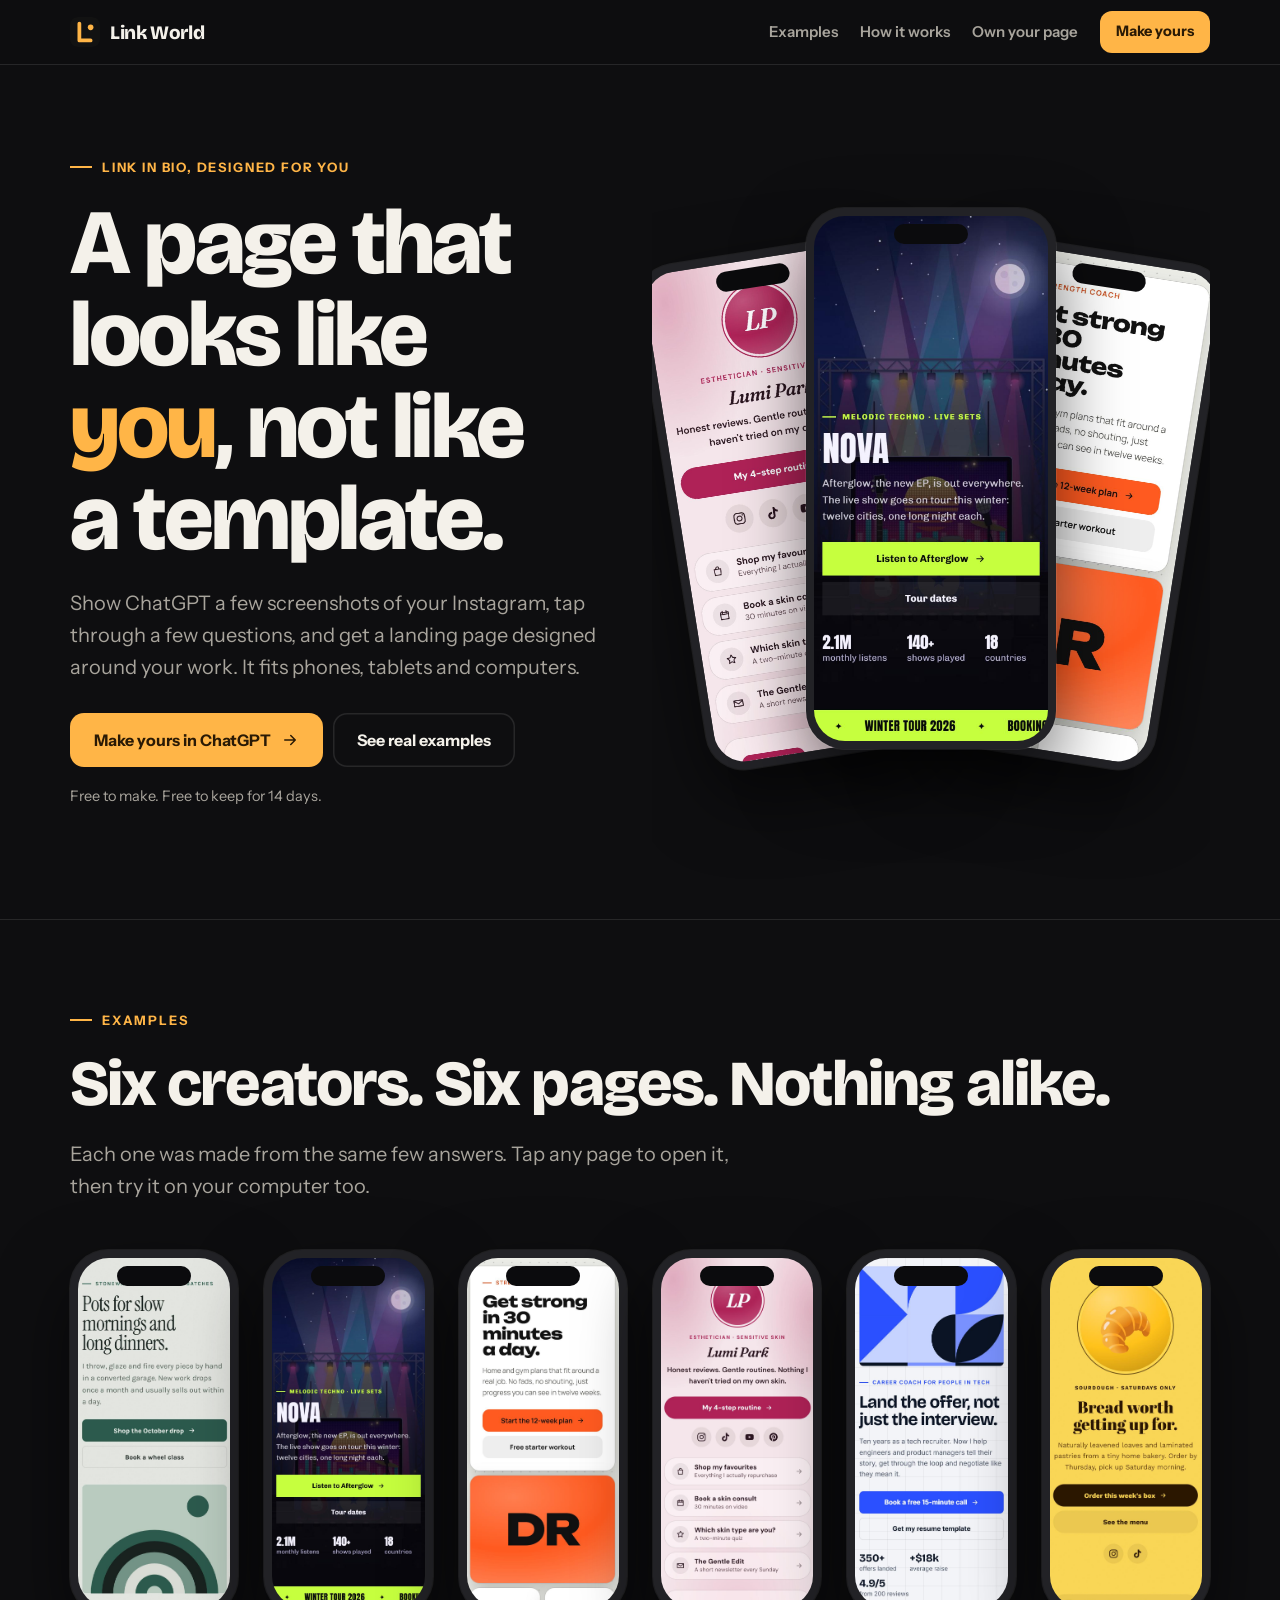
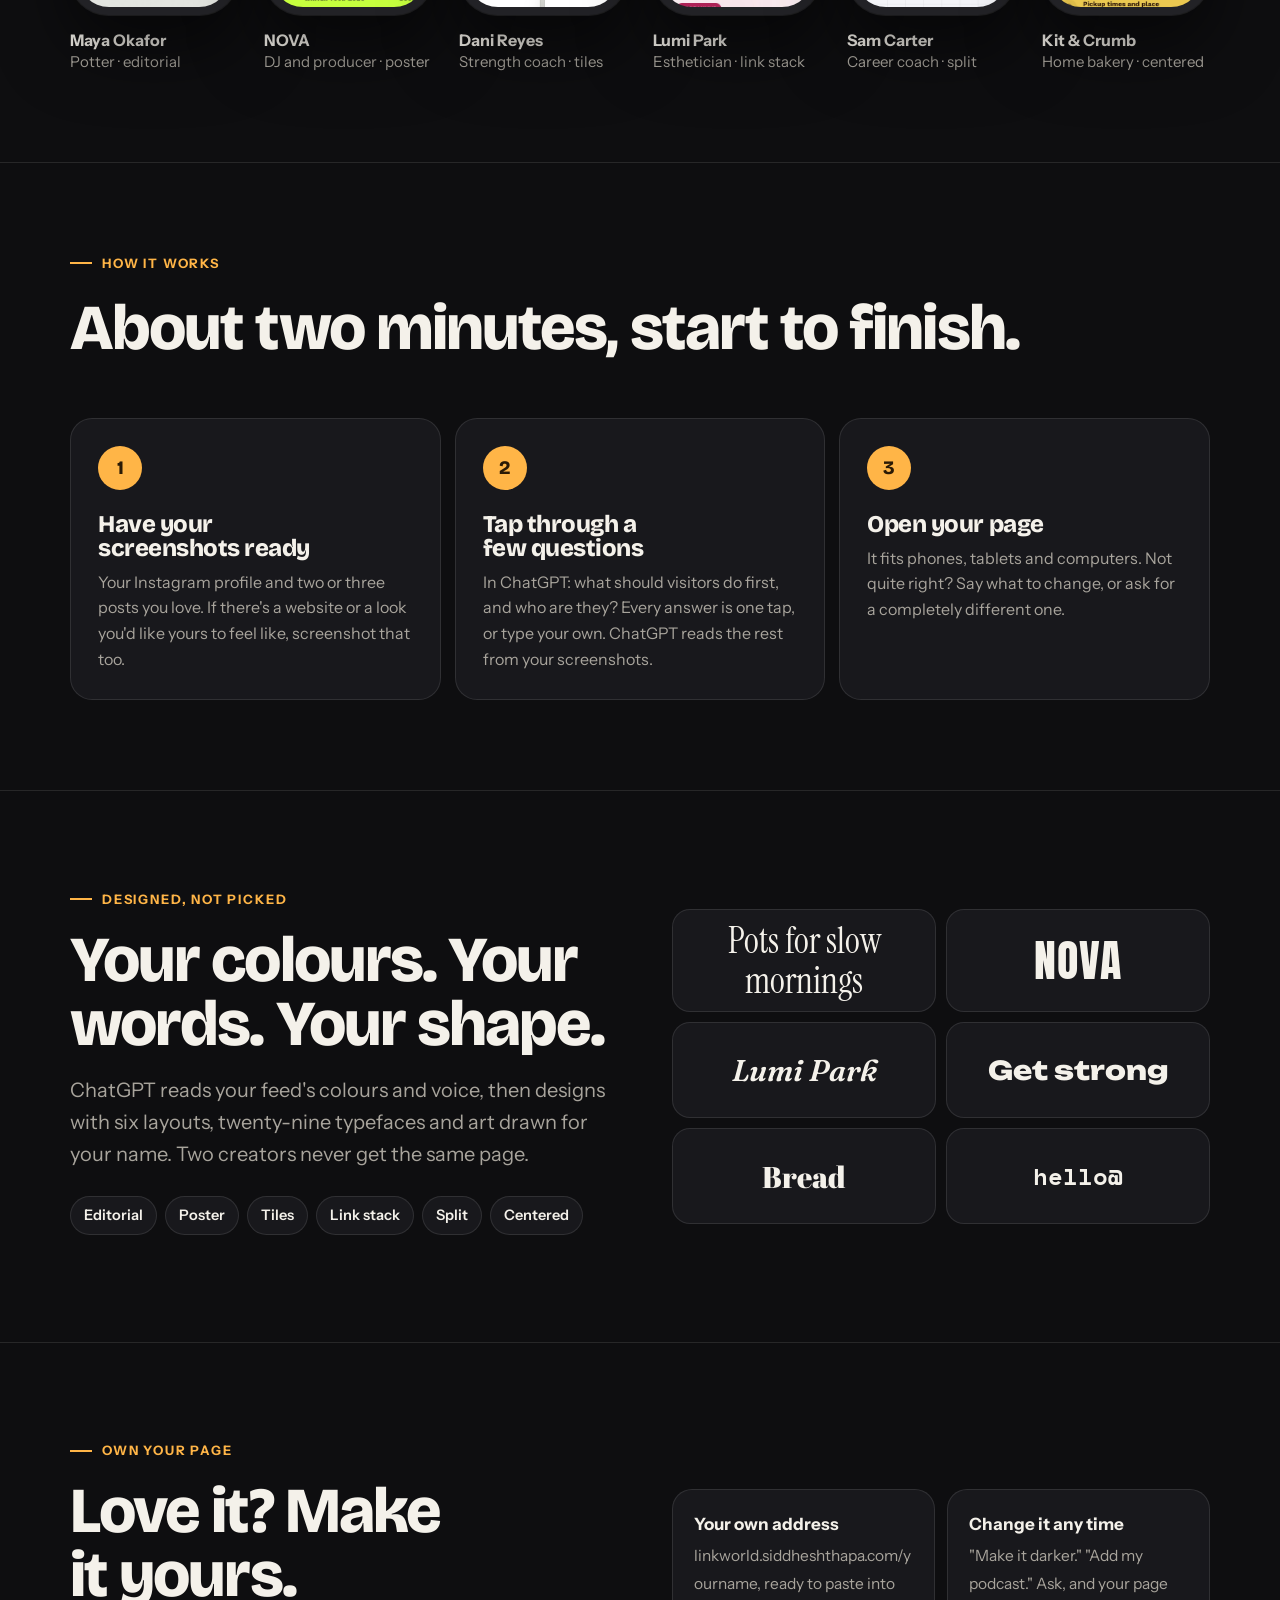
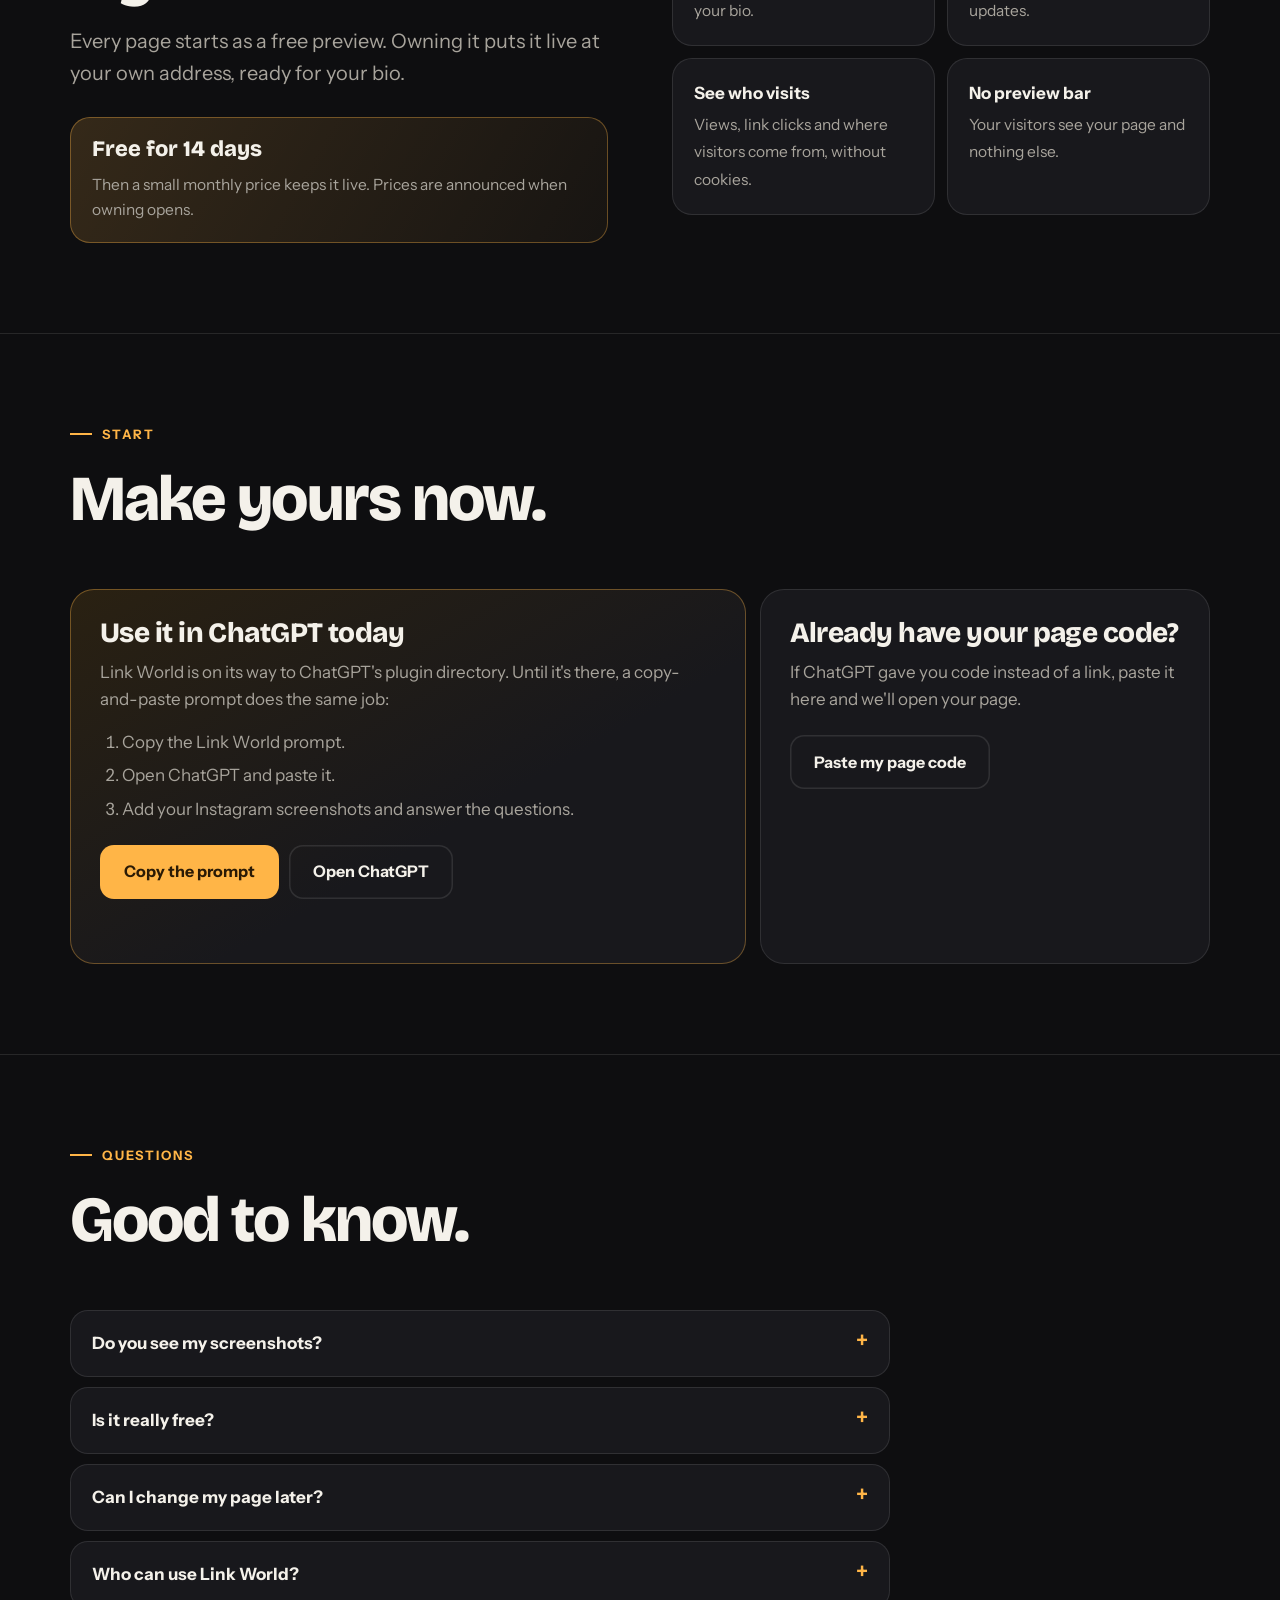
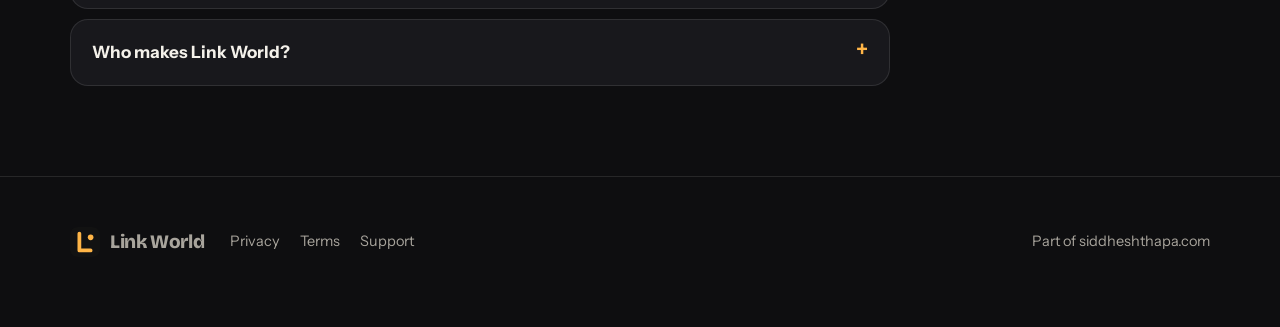
<file: index.html>
<!doctype html>
<html lang="en">
<head>
<meta charset="utf-8">
<meta name="viewport" content="width=device-width,initial-scale=1,viewport-fit=cover">
<meta name="theme-color" content="#0E0E10">
<title>Link World · A link-in-bio page that looks like you</title>
<meta name="description" content="Show ChatGPT your Instagram, tap through a few questions, and get a landing page designed for you. It fits phones, tablets and computers.">
<meta property="og:title" content="Link World · A link-in-bio page that looks like you">
<meta property="og:description" content="Show ChatGPT your Instagram, tap through a few questions, and get a landing page designed for you.">
<meta property="og:image" content="https://linkworld.siddheshthapa.com/assets/og.jpg">
<meta property="og:url" content="https://linkworld.siddheshthapa.com/">
<meta name="twitter:card" content="summary_large_image">
<link rel="icon" href="assets/logo.svg" type="image/svg+xml">
<link rel="preconnect" href="https://fonts.googleapis.com">
<link rel="preconnect" href="https://fonts.gstatic.com" crossorigin>
<link rel="stylesheet" href="https://fonts.googleapis.com/css2?family=Bricolage+Grotesque:opsz,wght@12..96,500..800&family=Instrument+Sans:wght@400..700&display=swap">
<link rel="stylesheet" href="https://fonts.googleapis.com/css2?family=Instrument+Serif&family=Anton&family=Fraunces:ital,wght@1,600&family=Unbounded:wght@800&family=Abril+Fatface&family=Space+Mono:wght@700&display=swap&text=PotsforlwmningNOVALumiParkGetrgBadhy%40.%26">
<link rel="stylesheet" href="assets/site.css">
<script src="assets/config.js"></script>
</head>
<body>
<header class="top">
  <div class="wrap">
    <a class="brand" href="./"><img src="assets/logo.svg" alt="">Link World</a>
    <nav><a href="#examples">Examples</a><a href="#how">How it works</a><a href="#own">Own your page</a></nav>
    <a class="btn primary" href="#start" data-chatgpt>Make yours</a>
  </div>
</header>

<main>
  <div class="wrap">
    <section class="hero">
      <div>
        <span class="kicker">Link in bio, designed for you</span>
        <h1>A page that looks like <em>you</em>, not like a template.</h1>
        <p class="lede">Show ChatGPT a few screenshots of your Instagram, tap through a few questions, and get a landing page designed around your work. It fits phones, tablets and computers.</p>
        <div class="row">
          <a class="btn primary" href="#start" data-chatgpt>Make yours in ChatGPT <svg viewBox="0 0 24 24" fill="none" stroke="currentColor" stroke-width="2" stroke-linecap="round" stroke-linejoin="round" aria-hidden="true"><path d="M5 12h14M13 6l6 6-6 6"/></svg></a>
          <a class="btn ghost" href="#examples">See real examples</a>
        </div>
        <p class="note">Free to make. Free to keep for 14 days.</p>
      </div>
      <div class="fan" aria-label="Three example pages">
        <a class="phone" href="p/?ex=lumi"><img src="examples/lumi.jpg" width="390" height="844" alt="Lumi Park's page: soft pink, italic serif name, a column of links"></a>
        <a class="phone" href="p/?ex=nova"><img src="examples/nova.jpg" width="390" height="844" alt="NOVA's page: a DJ's poster with giant type over a stage"></a>
        <a class="phone" href="p/?ex=dani"><img src="examples/dani.jpg" width="390" height="844" alt="Dani Reyes's page: bold orange tiles for a strength coach"></a>
      </div>
    </section>
  </div>

  <section class="sec" id="examples">
    <div class="wrap">
      <div class="head">
        <span class="kicker">Examples</span>
        <h2>Six creators. Six pages. Nothing alike.</h2>
        <p class="lede">Each one was made from the same few answers. Tap any page to open it, then try it on your computer too.</p>
      </div>
      <div class="strip">
        <figure><a class="phone" href="p/?ex=maya"><img src="examples/maya.jpg" width="390" height="844" loading="lazy" alt="Maya Okafor's page: a potter's page with a large serif headline and arches"></a><figcaption><b>Maya Okafor</b>Potter · editorial</figcaption></figure>
        <figure><a class="phone" href="p/?ex=nova"><img src="examples/nova.jpg" width="390" height="844" loading="lazy" alt="NOVA's page: a DJ's poster with giant type over a stage"></a><figcaption><b>NOVA</b>DJ and producer · poster</figcaption></figure>
        <figure><a class="phone" href="p/?ex=dani"><img src="examples/dani.jpg" width="390" height="844" loading="lazy" alt="Dani Reyes's page: bold orange tiles for a strength coach"></a><figcaption><b>Dani Reyes</b>Strength coach · tiles</figcaption></figure>
        <figure><a class="phone" href="p/?ex=lumi"><img src="examples/lumi.jpg" width="390" height="844" loading="lazy" alt="Lumi Park's page: soft pink, italic serif name, a column of links"></a><figcaption><b>Lumi Park</b>Esthetician · link stack</figcaption></figure>
        <figure><a class="phone" href="p/?ex=sam"><img src="examples/sam.jpg" width="390" height="844" loading="lazy" alt="Sam Carter's page: a career coach's page in cobalt blue with a geometric pattern"></a><figcaption><b>Sam Carter</b>Career coach · split</figcaption></figure>
        <figure><a class="phone" href="p/?ex=kit"><img src="examples/kit.jpg" width="390" height="844" loading="lazy" alt="Kit and Crumb's page: a bakery's page in yolk yellow with a croissant"></a><figcaption><b>Kit &amp; Crumb</b>Home bakery · centered</figcaption></figure>
      </div>
    </div>
  </section>

  <section class="sec" id="how">
    <div class="wrap">
      <div class="head">
        <span class="kicker">How it works</span>
        <h2>About two minutes, start to finish.</h2>
      </div>
      <ol class="steps">
        <li><h3>Have your screenshots ready</h3><p>Your Instagram profile and two or three posts you love. If there's a website or a look you'd like yours to feel like, screenshot that too.</p></li>
        <li><h3>Tap through a few questions</h3><p>In ChatGPT: what should visitors do first, and who are they? Every answer is one tap, or type your own. ChatGPT reads the rest from your screenshots.</p></li>
        <li><h3>Open your page</h3><p>It fits phones, tablets and computers. Not quite right? Say what to change, or ask for a completely different one.</p></li>
      </ol>
    </div>
  </section>

  <section class="sec">
    <div class="wrap split">
      <div>
        <span class="kicker">Designed, not picked</span>
        <h2>Your colours. Your words. Your shape.</h2>
        <p class="lede">ChatGPT reads your feed's colours and voice, then designs with six layouts, twenty-nine typefaces and art drawn for your name. Two creators never get the same page.</p>
        <ul class="chips"><li>Editorial</li><li>Poster</li><li>Tiles</li><li>Link stack</li><li>Split</li><li>Centered</li></ul>
      </div>
      <div class="fonts" aria-hidden="true">
        <span style="font-family:'Instrument Serif',serif;font-size:36px">Pots for slow mornings</span>
        <span style="font-family:Anton,Impact,sans-serif;font-size:44px;letter-spacing:.02em">NOVA</span>
        <span style="font-family:Fraunces,serif;font-style:italic;font-weight:600">Lumi Park</span>
        <span style="font-family:Unbounded,sans-serif;font-weight:800;font-size:26px">Get strong</span>
        <span style="font-family:'Abril Fatface',serif">Bread</span>
        <span style="font-family:'Space Mono',monospace;font-weight:700;font-size:24px">hello@</span>
      </div>
    </div>
  </section>

  <section class="sec" id="own">
    <div class="wrap split">
      <div>
        <span class="kicker">Own your page</span>
        <h2>Love it? Make it yours.</h2>
        <p class="lede">Every page starts as a free preview. Owning it puts it live at your own address, ready for your bio.</p>
        <div class="price"><b>Free for 14 days</b><span>Then a small monthly price keeps it live. Prices are announced when owning opens.</span></div>
      </div>
      <ul class="perks">
        <li><b>Your own address</b><span>linkworld.siddheshthapa.com/yourname, ready to paste into your bio.</span></li>
        <li><b>Change it any time</b><span>"Make it darker." "Add my podcast." Ask, and your page updates.</span></li>
        <li><b>See who visits</b><span>Views, link clicks and where visitors come from, without cookies.</span></li>
        <li><b>No preview bar</b><span>Your visitors see your page and nothing else.</span></li>
      </ul>
    </div>
  </section>

  <section class="sec" id="start">
    <div class="wrap">
      <div class="head">
        <span class="kicker">Start</span>
        <h2>Make yours now.</h2>
      </div>
      <div class="start">
        <div class="panel hot" data-when="plugin" hidden>
          <h3>Open Link World in ChatGPT</h3>
          <p>Add your screenshots when it asks, tap through the questions, and your page link appears in the chat.</p>
          <div class="row"><a class="btn primary" href="#" data-chatgpt>Open in ChatGPT</a></div>
        </div>
        <div class="panel hot" data-when="noplugin">
          <h3>Use it in ChatGPT today</h3>
          <p>Link World is on its way to ChatGPT's plugin directory. Until it's there, a copy-and-paste prompt does the same job:</p>
          <ol><li>Copy the Link World prompt.</li><li>Open ChatGPT and paste it.</li><li>Add your Instagram screenshots and answer the questions.</li></ol>
          <div class="row"><button class="btn primary" type="button" id="copy">Copy the prompt</button><a class="btn ghost" href="https://chatgpt.com/" target="_blank" rel="noopener">Open ChatGPT</a></div>
          <p class="toast" id="toast" role="status"></p>
        </div>
        <div class="panel">
          <h3>Already have your page code?</h3>
          <p>If ChatGPT gave you code instead of a link, paste it here and we'll open your page.</p>
          <div class="row"><a class="btn ghost" href="open/">Paste my page code</a></div>
        </div>
      </div>
    </div>
  </section>

  <section class="sec">
    <div class="wrap">
      <div class="head"><span class="kicker">Questions</span><h2>Good to know.</h2></div>
      <div class="faq">
        <details><summary>Do you see my screenshots?</summary><p>No. They stay in your ChatGPT conversation. When you open your page, our site only receives what's on the page: your name, words, colours and links.</p></details>
        <details><summary>Is it really free?</summary><p>Making pages is free, and you can make as many as you like. Owning one is free for 14 days. After that, a small monthly price keeps it live. Prices are announced when owning opens.</p></details>
        <details><summary>Can I change my page later?</summary><p>Yes. Ask in the same ChatGPT chat ("swap the green for black", "add my newsletter") and you'll get the updated page.</p></details>
        <details><summary>Who can use Link World?</summary><p>Anyone 16 or older with links to share: creators, artists, coaches, small shops, musicians.</p></details>
        <details><summary>Who makes Link World?</summary><p>Siddhesh Thapa, an independent maker. Link World is part of <a href="https://siddheshthapa.com/">siddheshthapa.com</a>.</p></details>
      </div>
    </div>
  </section>
</main>

<footer class="foot">
  <div class="wrap">
    <a class="brand" href="./"><img src="assets/logo.svg" alt="">Link World</a>
    <nav><a href="privacy/">Privacy</a><a href="terms/">Terms</a><a href="support/">Support</a></nav>
    <span class="me">Part of <a href="https://siddheshthapa.com/">siddheshthapa.com</a></span>
  </div>
</footer>

<script>
(() => {
  /* the ChatGPT plugin's address goes in assets/config.js once it's published; until then the prompt does the job */
  const chat = window.LW_CHATGPT_URL || '';
  document.querySelectorAll('[data-when]').forEach(el => { el.hidden = (el.dataset.when === 'plugin') !== !!chat; });
  if (chat) document.querySelectorAll('[data-chatgpt]').forEach(a => { a.href = chat; a.target = '_blank'; a.rel = 'noopener'; });
  let prompt = '';
  fetch('prompt.txt').then(r => r.ok ? r.text() : '').then(t => { prompt = t; }).catch(() => {});
  const toast = document.getElementById('toast');
  document.getElementById('copy').addEventListener('click', () => {
    const done = () => { toast.textContent = 'Copied. Now open ChatGPT, paste it, and add your screenshots.'; };
    const manual = () => { toast.innerHTML = ''; const a = document.createElement('a'); a.href = 'prompt.txt'; a.target = '_blank'; a.textContent = 'Open the prompt'; toast.append("Your browser didn't allow copying. ", a, ', then select all and copy it.'); };
    if (!prompt || !navigator.clipboard) return manual();
    navigator.clipboard.writeText(prompt).then(done, manual);
  });
})();
</script>
</body>
</html>
</file>
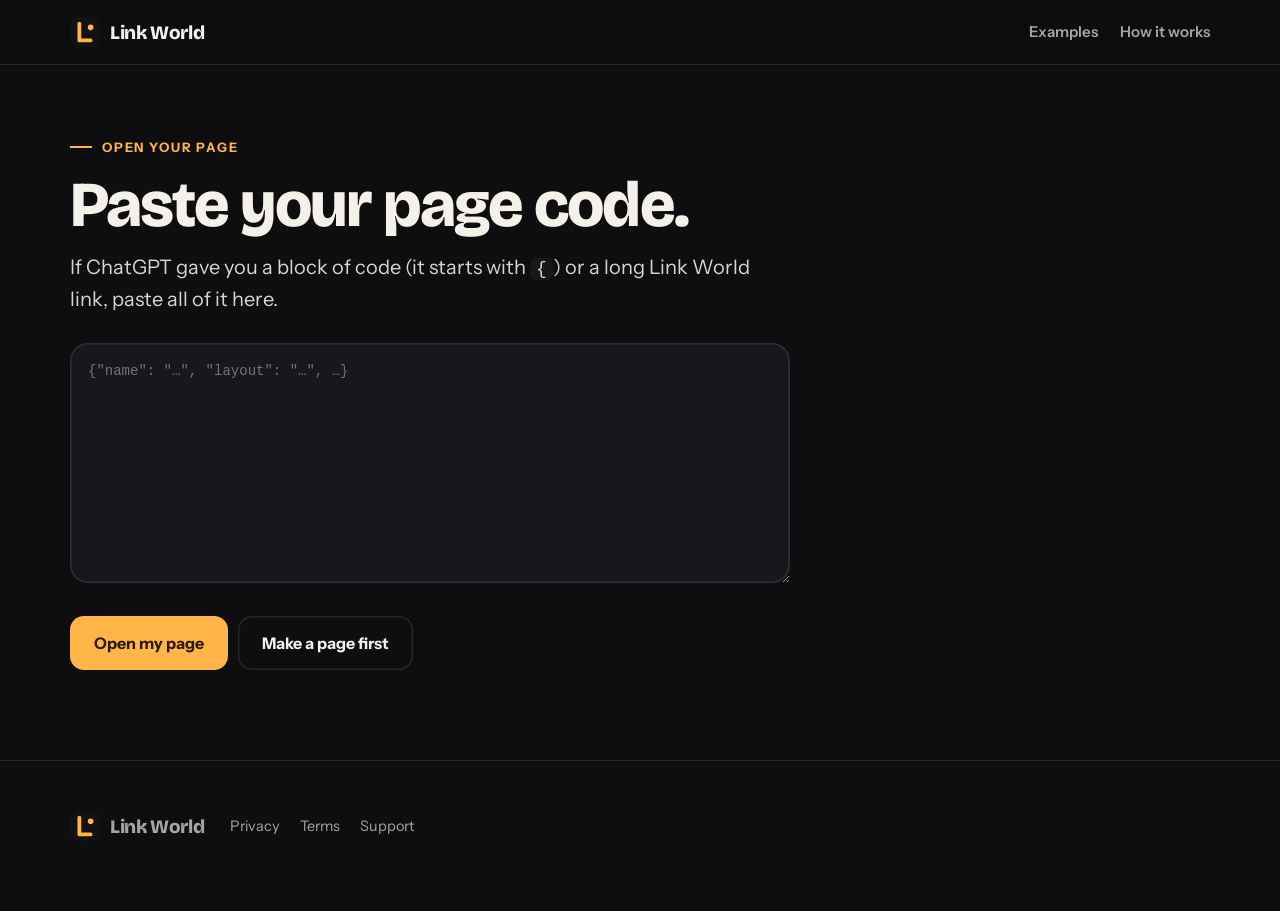
<file: open/index.html>
<!doctype html>
<html lang="en">
<head>
<meta charset="utf-8">
<meta name="viewport" content="width=device-width,initial-scale=1,viewport-fit=cover">
<meta name="theme-color" content="#0E0E10">
<title>Open your page · Link World</title>
<link rel="icon" href="../assets/logo.svg" type="image/svg+xml">
<link rel="preconnect" href="https://fonts.googleapis.com">
<link rel="preconnect" href="https://fonts.gstatic.com" crossorigin>
<link rel="stylesheet" href="https://fonts.googleapis.com/css2?family=Bricolage+Grotesque:opsz,wght@12..96,500..800&family=Instrument+Sans:wght@400..700&display=swap">
<link rel="stylesheet" href="../assets/site.css">
<style>
  textarea{display:block;width:100%;min-height:240px;margin-top:28px;padding:18px;border:0;border-radius:18px;background:var(--card);box-shadow:inset 0 0 0 1.5px var(--line);color:var(--text);font:500 14px/1.5 ui-monospace,Menlo,Consolas,monospace;resize:vertical;outline:none}
  textarea:focus{box-shadow:inset 0 0 0 2px var(--amber)}
  .err{min-height:1.4em;margin-top:12px;color:#FF8A7A;font-size:15px}
</style>
</head>
<body>
<header class="top">
  <div class="wrap">
    <a class="brand" href="../"><img src="../assets/logo.svg" alt="">Link World</a>
    <nav><a href="../#examples">Examples</a><a href="../#how">How it works</a></nav>
  </div>
</header>
<main class="wrap">
  <div class="doc">
    <span class="kicker">Open your page</span>
    <h1>Paste your page code.</h1>
    <p class="lede">If ChatGPT gave you a block of code (it starts with <code>{</code>) or a long Link World link, paste all of it here.</p>
    <form id="f" novalidate>
      <label class="sr" for="code">Page code</label>
      <textarea id="code" spellcheck="false" autocapitalize="none" placeholder='{"name": "…", "layout": "…", …}'></textarea>
      <p class="err" id="err" role="alert"></p>
      <div class="row"><button class="btn primary" type="submit">Open my page</button><a class="btn ghost" href="../#start">Make a page first</a></div>
    </form>
  </div>
</main>
<footer class="foot">
  <div class="wrap">
    <a class="brand" href="../"><img src="../assets/logo.svg" alt="">Link World</a>
    <nav><a href="../privacy/">Privacy</a><a href="../terms/">Terms</a><a href="../support/">Support</a></nav>
  </div>
</footer>
<script>
(() => {
  const err = document.getElementById('err');
  const b64url = bytes => { let s = ''; bytes.forEach(b => { s += String.fromCharCode(b); }); return btoa(s).replace(/\+/g, '-').replace(/\//g, '_').replace(/=+$/, ''); };
  document.getElementById('f').addEventListener('submit', async e => {
    e.preventDefault(); err.textContent = '';
    let text = document.getElementById('code').value.trim().replace(/^```(?:json)?\s*|\s*```$/g, '');
    if (!text) { err.textContent = 'Paste the code first.'; return; }
    const inLink = text.match(/#((?:z\.)?[A-Za-z0-9_-]{20,})/);
    if (inLink && !text.startsWith('{')) { location.href = '../p/#' + inLink[1]; return; }
    let spec;
    try { spec = JSON.parse(text); } catch (_) { err.textContent = "That isn't complete page code. Copy the whole block from ChatGPT, from the first { to the last }."; return; }
    if (!spec || typeof spec !== 'object' || Array.isArray(spec)) { err.textContent = "That isn't page code. It should start with { and end with }."; return; }
    const raw = new TextEncoder().encode(JSON.stringify(spec));
    let hash = b64url(raw);
    try { hash = 'z.' + b64url(new Uint8Array(await new Response(new Blob([raw]).stream().pipeThrough(new CompressionStream('deflate-raw'))).arrayBuffer())); } catch (_) { }
    location.href = '../p/#' + hash;
  });
})();
</script>
</body>
</html>
</file>
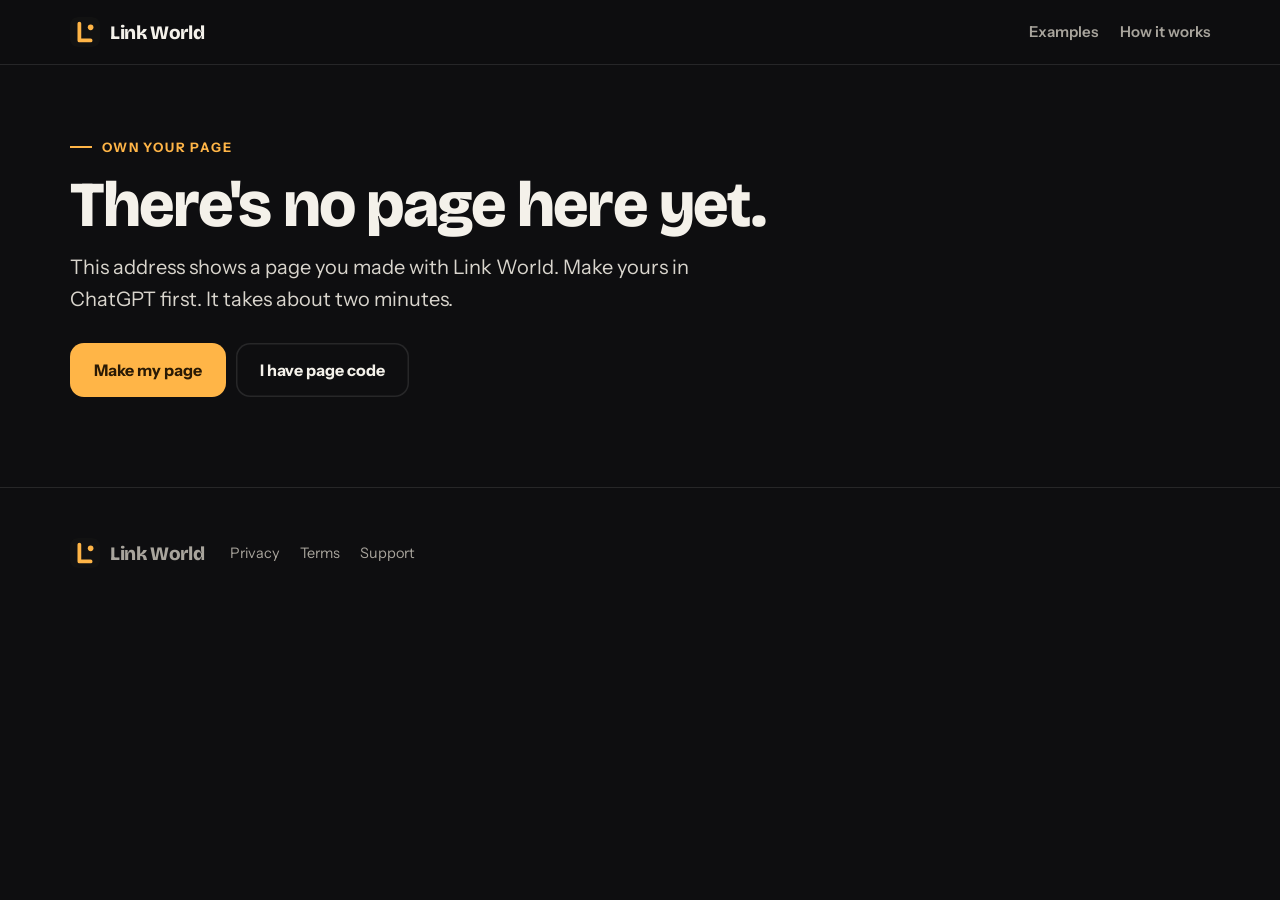
<file: own/index.html>
<!doctype html>
<html lang="en">
<head>
<meta charset="utf-8">
<meta name="viewport" content="width=device-width,initial-scale=1,viewport-fit=cover">
<meta name="theme-color" content="#0E0E10">
<meta name="robots" content="noindex">
<title>Own your page · Link World</title>
<link rel="icon" href="../assets/logo.svg" type="image/svg+xml">
<link rel="preconnect" href="https://fonts.googleapis.com">
<link rel="preconnect" href="https://fonts.gstatic.com" crossorigin>
<link rel="stylesheet" href="https://fonts.googleapis.com/css2?family=Bricolage+Grotesque:opsz,wght@12..96,500..800&family=Instrument+Sans:wght@400..700&display=swap">
<link rel="stylesheet" href="../assets/site.css">
<script src="../assets/config.js"></script>
<style>
  .own{display:grid;gap:44px;padding:48px 0 90px;align-items:start}
  @media (min-width:900px){.own{grid-template-columns:auto minmax(0,1fr);gap:72px;padding-top:64px}}
  .stage{display:grid;justify-items:center;gap:16px}
  .stage{order:2}
  @media (min-width:900px){.stage{order:0;position:sticky;top:96px}}
  .phone.live{width:300px;padding:9px}
  .phone.live iframe{display:block;width:100%;height:100%;border:0;border-radius:30px;background:#fff}
  .stage a.full{font-size:15px;font-weight:600;color:var(--muted)}
  .own h1{font-size:clamp(42px,6vw,72px);margin:16px 0 16px}
  .form{display:grid;gap:16px;margin-top:30px;padding:28px;border-radius:24px;background:var(--card);box-shadow:inset 0 0 0 1px var(--line)}
  .form h2{font-size:26px;letter-spacing:-.02em}
  .form label{display:grid;gap:8px;font-weight:700;font-size:15px}
  .field{display:flex;align-items:center;min-height:54px;border-radius:14px;background:var(--bg);box-shadow:inset 0 0 0 1.5px var(--line);overflow:hidden}
  .field:focus-within{box-shadow:inset 0 0 0 2px var(--amber)}
  .field span{padding-left:16px;color:var(--muted);font-weight:500;white-space:nowrap;font-size:15px}
  .field input{flex:1;min-width:0;height:54px;padding:0 16px 0 2px;border:0;background:none;color:var(--text);font:600 16px var(--body);outline:none}
  .field.plain input{padding-left:16px}
  .form small{color:var(--muted);font-weight:500;font-size:14px}
  .form .err{color:#FF8A7A;font-size:14.5px;min-height:1.2em}
  .form .fine{color:var(--muted);font-size:13.5px}
  .form .fine a{color:var(--text)}
  .done{display:grid;gap:10px}
  .done b{font:800 26px/1.1 var(--display)}
  @media (max-width:420px){.field span{display:none}.field input{padding-left:16px}}
</style>
</head>
<body>
<header class="top">
  <div class="wrap">
    <a class="brand" href="../"><img src="../assets/logo.svg" alt="">Link World</a>
    <nav><a href="../#examples">Examples</a><a href="../#how">How it works</a></nav>
  </div>
</header>

<main class="wrap">
  <div class="own" id="has-page" hidden>
    <div class="stage">
      <div class="phone live"><iframe id="frame" title="Your page" loading="eager"></iframe></div>
      <a class="full" id="full" href="#" target="_blank" rel="noopener">Open the full page ↗</a>
    </div>
    <div>
      <span class="kicker">Own your page</span>
      <h1 id="title">Make this page yours.</h1>
      <p class="lede">Right now it's a preview that lives only in its link. Owning it puts it live at your own address, ready for your bio.</p>
      <ul class="perks">
        <li><b>Your own address</b><span>linkworld.siddheshthapa.com/<span id="h1">yourname</span>, short enough for any bio.</span></li>
        <li><b>Change it any time</b><span>Ask for edits ("add my podcast", "make it darker") and your page updates.</span></li>
        <li><b>See who visits</b><span>Views, link clicks and where visitors come from, without cookies.</span></li>
        <li><b>No preview bar</b><span>Visitors see your page and nothing else.</span></li>
      </ul>
      <div class="price"><b>Free for 14 days</b><span>Then a small monthly price keeps it live. You'll see the price before anything is charged.</span></div>

      <form class="form" id="claim" hidden novalidate onsubmit="return false">
        <h2>Reserve your page</h2>
        <label>Your address
          <div class="field"><span>linkworld.siddheshthapa.com/</span><input id="handle" name="handle" autocomplete="username" autocapitalize="none" spellcheck="false" maxlength="30" required></div>
        </label>
        <label>Your email
          <div class="field plain"><input id="email" name="email" type="email" autocomplete="email" required></div>
          <small>We'll write when your page is live. Nothing else.</small>
        </label>
        <p class="err" id="err" role="alert"></p>
        <button class="btn primary" type="submit" id="go">Reserve my page</button>
        <p class="fine">By reserving, you agree to the <a href="../terms/">terms</a> and <a href="../privacy/">privacy policy</a>. You must be 16 or older.</p>
      </form>
      <div class="form done" id="reserved" hidden role="status">
        <b>Reserved.</b>
        <p class="lede" id="reserved-text"></p>
      </div>
      <div class="form" id="soon" hidden>
        <h2>Owning opens soon</h2>
        <p class="lede">Your page is saved inside its link, and nowhere else yet. Copy the link and keep it: when owning opens, it's how you'll claim this page.</p>
        <div class="row"><button class="btn primary" type="button" id="copy">Copy my page link</button></div>
        <p class="toast" id="toast" role="status"></p>
      </div>
    </div>
  </div>

  <div class="doc" id="no-page" hidden>
    <span class="kicker">Own your page</span>
    <h1>There's no page here yet.</h1>
    <p class="lede">This address shows a page you made with Link World. Make yours in ChatGPT first. It takes about two minutes.</p>
    <div class="row" style="margin-top:28px"><a class="btn primary" href="../#start">Make my page</a><a class="btn ghost" href="../open/">I have page code</a></div>
  </div>
</main>

<footer class="foot">
  <div class="wrap">
    <a class="brand" href="../"><img src="../assets/logo.svg" alt="">Link World</a>
    <nav><a href="../privacy/">Privacy</a><a href="../terms/">Terms</a><a href="../support/">Support</a></nav>
  </div>
</footer>

<script>
(async () => {
  const hash = location.hash, $ = id => document.getElementById(id);
  if (!/^#(z\.)?[A-Za-z0-9_-]{20,}$/.test(hash)) { $('no-page').hidden = false; return; }
  $('has-page').hidden = false;
  const link = new URL('../p/' + hash, location.href).href;
  $('frame').src = '../p/?embed' + hash;
  $('full').href = link;

  /* read the name and handle out of the page, to fill in the form */
  let spec = {};
  try {
    let h = hash.slice(1); const z = h.startsWith('z.'); if (z) h = h.slice(2);
    let data = Uint8Array.from(atob(h.replace(/-/g, '+').replace(/_/g, '/')), c => c.charCodeAt(0));
    if (z) data = new Uint8Array(await new Response(new Blob([data]).stream().pipeThrough(new DecompressionStream('deflate-raw'))).arrayBuffer());
    spec = JSON.parse(new TextDecoder().decode(data)) || {};
  } catch (_) { }
  const name = typeof spec.name === 'string' ? spec.name.trim().slice(0, 40) : '';
  const handle = (typeof spec.handle === 'string' ? spec.handle : name).toLowerCase().replace(/^@/, '').replace(/[^a-z0-9]+/g, '-').replace(/^-+|-+$/g, '').slice(0, 30);
  if (name) $('title').textContent = 'Make ' + name + (/s$/i.test(name) ? "' " : "'s ") + 'page yours.';
  if (handle) { $('h1').textContent = handle; $('handle').value = handle; }

  if (!window.LW_API) {
    $('soon').hidden = false;
    $('copy').addEventListener('click', () => {
      const ok = () => { $('toast').textContent = 'Copied. Keep it somewhere safe, like a note on your phone.'; };
      const no = () => { $('toast').textContent = 'Copy this link: ' + link; };
      navigator.clipboard ? navigator.clipboard.writeText(link).then(ok, no) : no();
    });
    return;
  }
  const form = $('claim'); form.hidden = false;
  $('handle').addEventListener('input', e => { e.target.value = e.target.value.toLowerCase().replace(/[^a-z0-9-]/g, ''); $('h1').textContent = e.target.value || 'yourname'; });
  form.addEventListener('submit', async e => {
    e.preventDefault();
    const h = $('handle').value.trim(), m = $('email').value.trim();
    if (!/^[a-z0-9](?:[a-z0-9-]{0,28}[a-z0-9])?$/.test(h)) { $('err').textContent = 'Your address can use letters, numbers and dashes (2 to 30).'; $('handle').focus(); return; }
    if (!/^[^\s@]+@[^\s@]+\.[a-z]{2,}$/i.test(m)) { $('err').textContent = 'That email address looks incomplete.'; $('email').focus(); return; }
    $('err').textContent = ''; $('go').disabled = true; $('go').textContent = 'Reserving…';
    try {
      const r = await fetch(window.LW_API + '/claim', { method: 'POST', headers: { 'Content-Type': 'application/json' }, body: JSON.stringify({ handle: h, email: m, spec: hash.slice(1) }) });
      const out = await r.json().catch(() => ({}));
      if (!r.ok || !out.ok) throw new Error(out.error || 'Something went wrong. Try again in a minute.');
      form.hidden = true; $('reserved').hidden = false;
      $('reserved-text').textContent = `We've saved linkworld.siddheshthapa.com/${h} for you, and we'll write to ${m} when your page is live.`;
    } catch (err) {
      $('err').textContent = err.message; $('go').disabled = false; $('go').textContent = 'Reserve my page';
    }
  });
})();
</script>
</body>
</html>
</file>
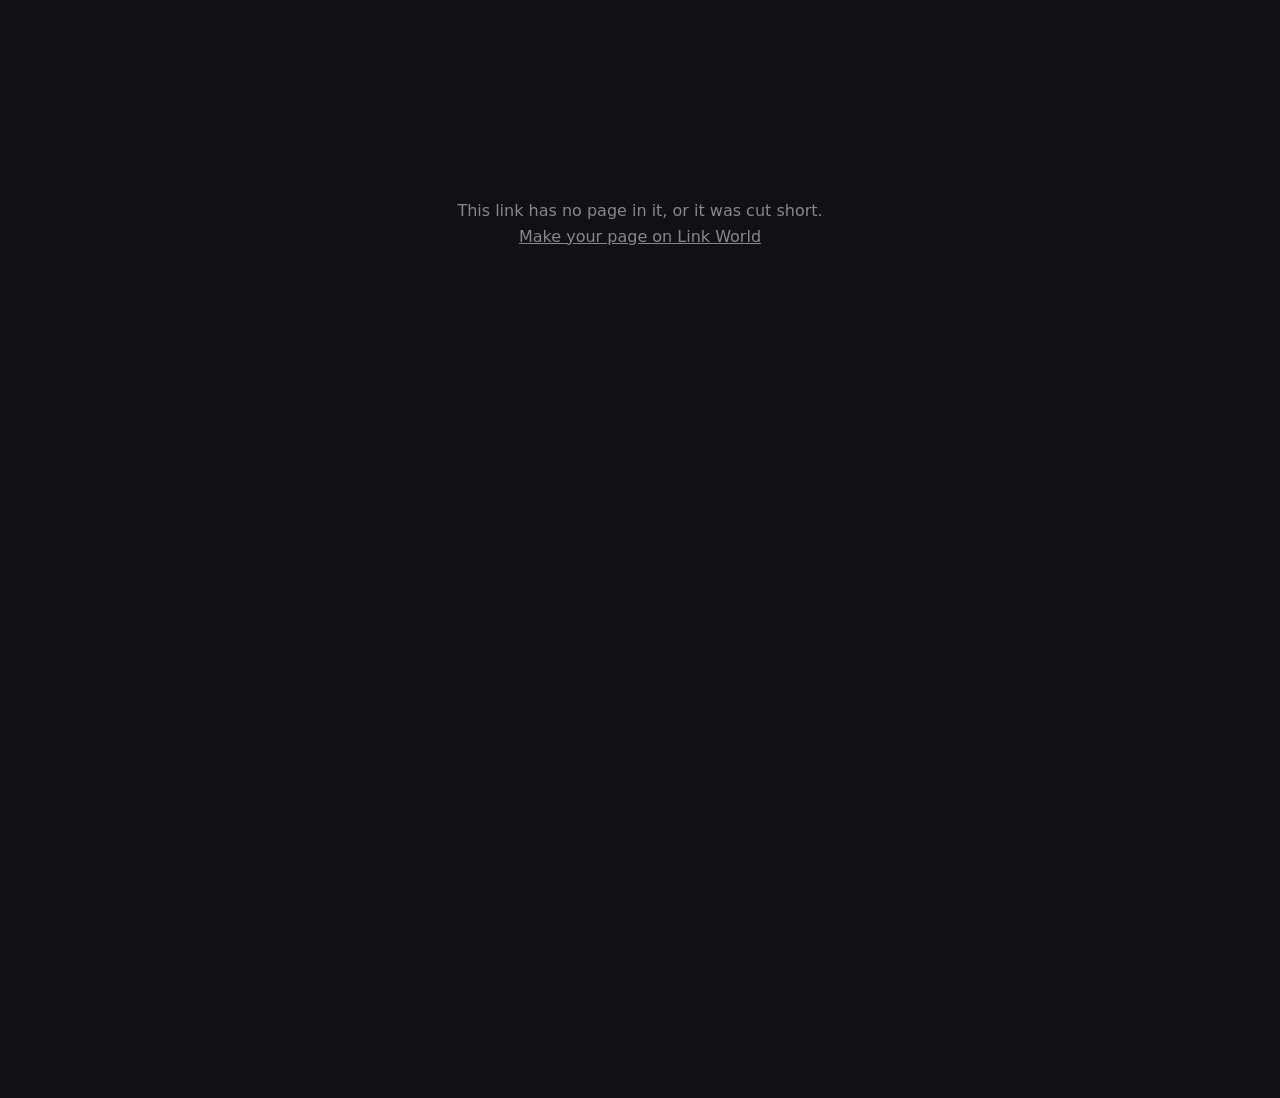
<file: p/index.html>
<!doctype html>
<html lang="en">
<head>
<meta charset="utf-8">
<meta name="viewport" content="width=device-width,initial-scale=1,viewport-fit=cover">
<meta name="theme-color" content="#111216">
<meta name="robots" content="noindex">
<title>Your page · Link World</title>
<link rel="icon" href="../assets/logo.svg" type="image/svg+xml">
<link rel="preconnect" href="https://fonts.googleapis.com">
<link rel="preconnect" href="https://fonts.gstatic.com" crossorigin>
<link rel="stylesheet" href="../assets/render.css">
<script src="../assets/config.js"></script>
<script src="../assets/icons.js"></script>
<script src="../assets/render.js" defer></script>
</head>
<body></body>
</html>
</file>
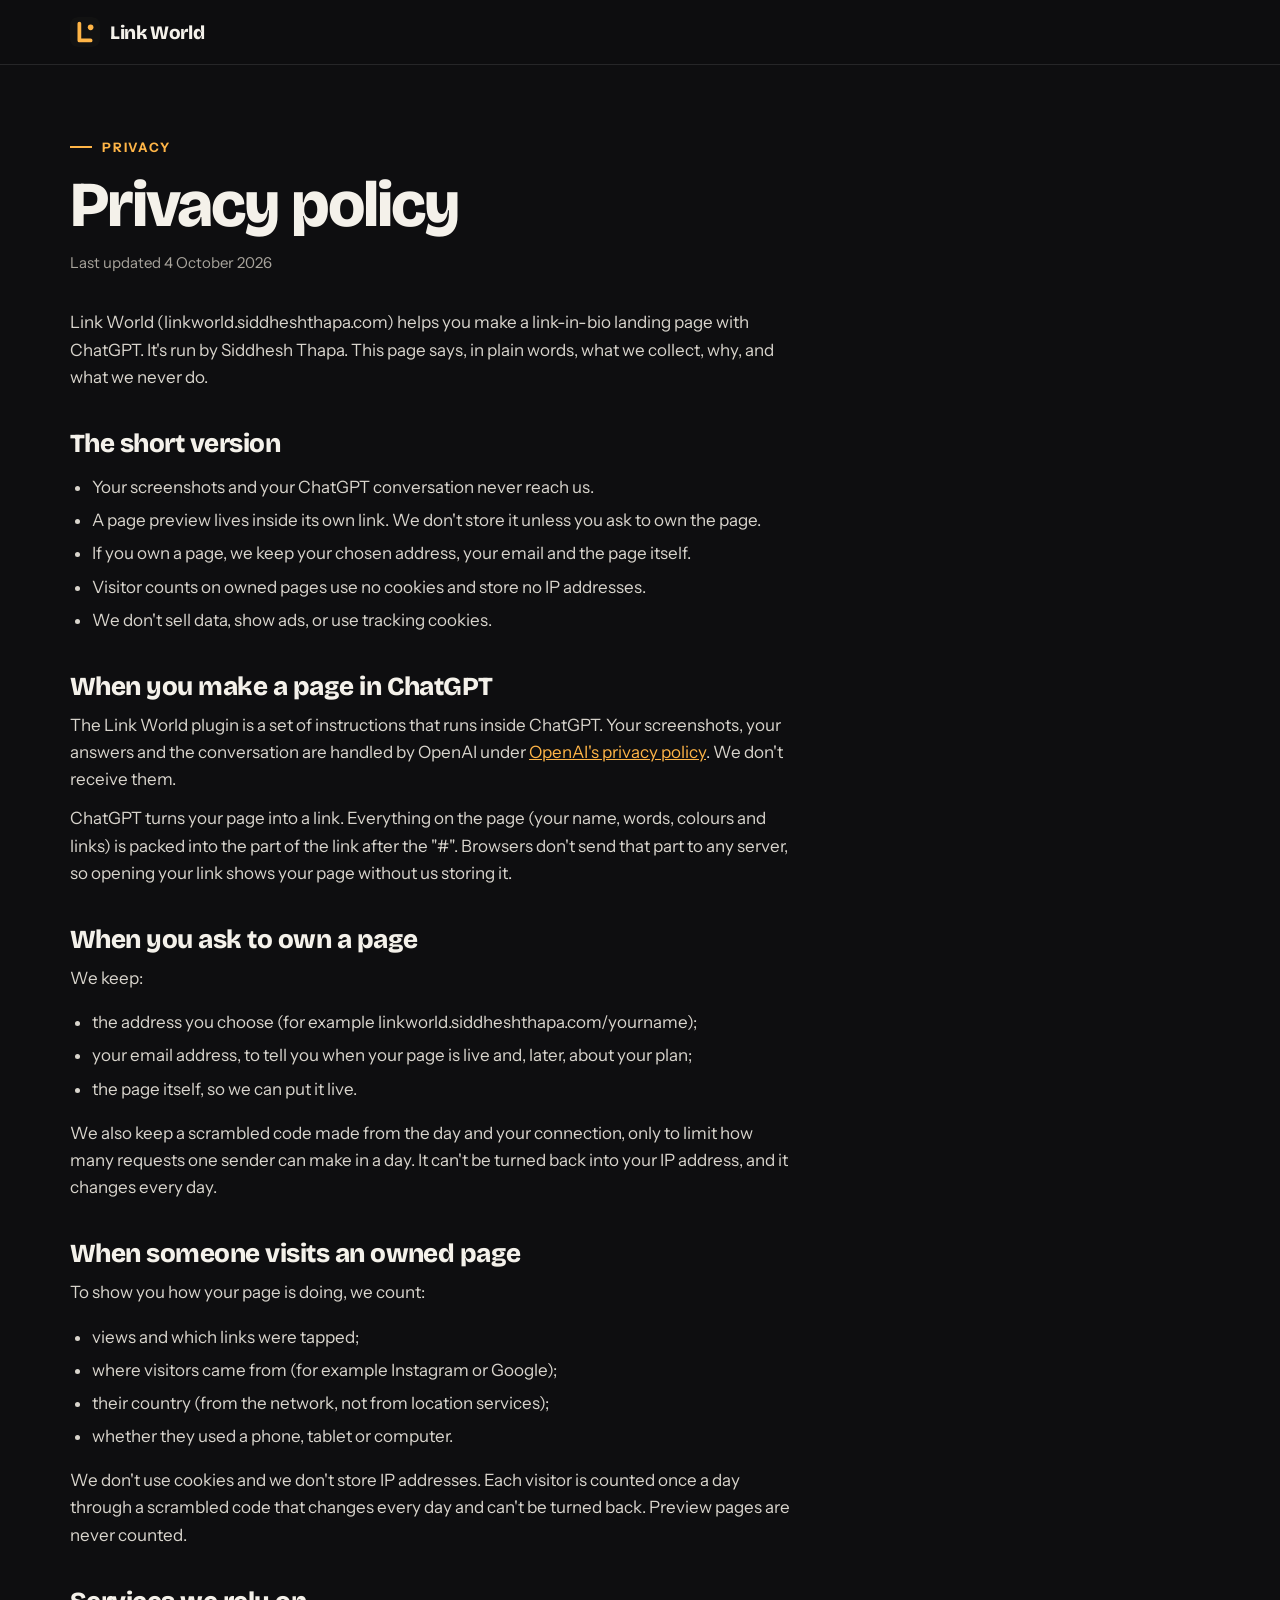
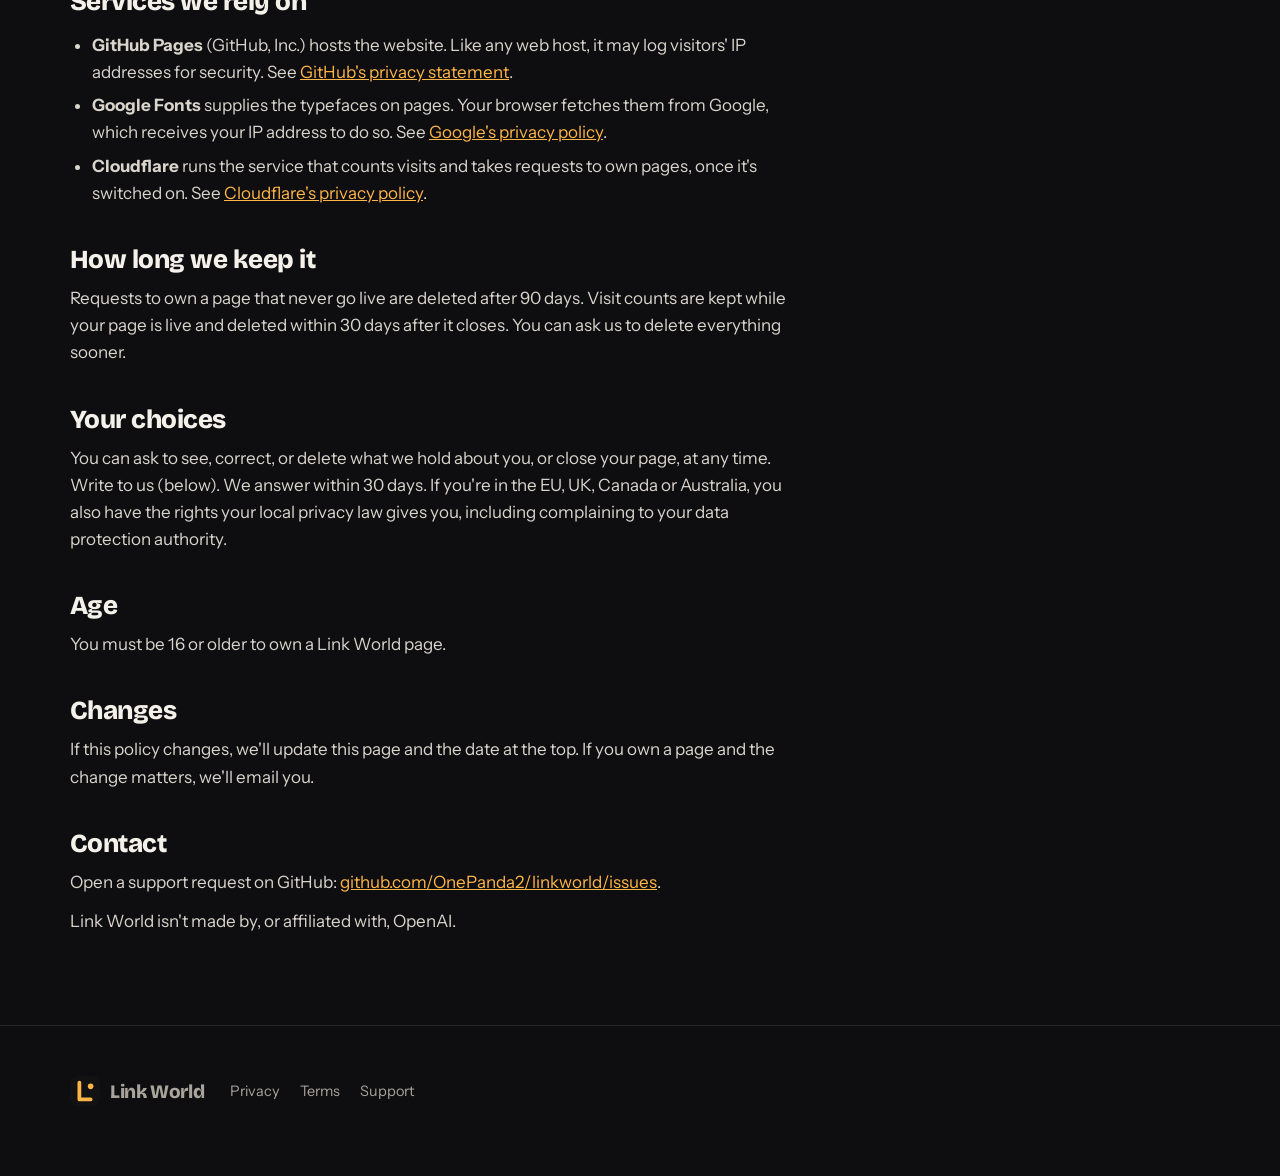
<file: privacy/index.html>
<!doctype html>
<html lang="en">
<head>
<meta charset="utf-8">
<meta name="viewport" content="width=device-width,initial-scale=1,viewport-fit=cover">
<meta name="theme-color" content="#0E0E10">
<title>Privacy · Link World</title>
<link rel="icon" href="../assets/logo.svg" type="image/svg+xml">
<link rel="preconnect" href="https://fonts.googleapis.com">
<link rel="preconnect" href="https://fonts.gstatic.com" crossorigin>
<link rel="stylesheet" href="https://fonts.googleapis.com/css2?family=Bricolage+Grotesque:opsz,wght@12..96,500..800&family=Instrument+Sans:wght@400..700&display=swap">
<link rel="stylesheet" href="../assets/site.css">
<script src="../assets/config.js"></script>
</head>
<body>
<header class="top"><div class="wrap"><a class="brand" href="../"><img src="../assets/logo.svg" alt="">Link World</a></div></header>
<main class="wrap">
  <article class="doc">
    <span class="kicker">Privacy</span>
    <h1>Privacy policy</h1>
    <p class="updated">Last updated 4 October 2026</p>

    <p>Link World (linkworld.siddheshthapa.com) helps you make a link-in-bio landing page with ChatGPT. It's run by Siddhesh Thapa. This page says, in plain words, what we collect, why, and what we never do.</p>

    <h2>The short version</h2>
    <ul>
      <li>Your screenshots and your ChatGPT conversation never reach us.</li>
      <li>A page preview lives inside its own link. We don't store it unless you ask to own the page.</li>
      <li>If you own a page, we keep your chosen address, your email and the page itself.</li>
      <li>Visitor counts on owned pages use no cookies and store no IP addresses.</li>
      <li>We don't sell data, show ads, or use tracking cookies.</li>
    </ul>

    <h2>When you make a page in ChatGPT</h2>
    <p>The Link World plugin is a set of instructions that runs inside ChatGPT. Your screenshots, your answers and the conversation are handled by OpenAI under <a href="https://openai.com/policies/privacy-policy/" target="_blank" rel="noopener">OpenAI's privacy policy</a>. We don't receive them.</p>
    <p>ChatGPT turns your page into a link. Everything on the page (your name, words, colours and links) is packed into the part of the link after the "#". Browsers don't send that part to any server, so opening your link shows your page without us storing it.</p>

    <h2>When you ask to own a page</h2>
    <p>We keep:</p>
    <ul>
      <li>the address you choose (for example linkworld.siddheshthapa.com/yourname);</li>
      <li>your email address, to tell you when your page is live and, later, about your plan;</li>
      <li>the page itself, so we can put it live.</li>
    </ul>
    <p>We also keep a scrambled code made from the day and your connection, only to limit how many requests one sender can make in a day. It can't be turned back into your IP address, and it changes every day.</p>

    <h2>When someone visits an owned page</h2>
    <p>To show you how your page is doing, we count:</p>
    <ul>
      <li>views and which links were tapped;</li>
      <li>where visitors came from (for example Instagram or Google);</li>
      <li>their country (from the network, not from location services);</li>
      <li>whether they used a phone, tablet or computer.</li>
    </ul>
    <p>We don't use cookies and we don't store IP addresses. Each visitor is counted once a day through a scrambled code that changes every day and can't be turned back. Preview pages are never counted.</p>

    <h2>Services we rely on</h2>
    <ul>
      <li><b>GitHub Pages</b> (GitHub, Inc.) hosts the website. Like any web host, it may log visitors' IP addresses for security. See <a href="https://docs.github.com/en/site-policy/privacy-policies/github-general-privacy-statement" target="_blank" rel="noopener">GitHub's privacy statement</a>.</li>
      <li><b>Google Fonts</b> supplies the typefaces on pages. Your browser fetches them from Google, which receives your IP address to do so. See <a href="https://policies.google.com/privacy" target="_blank" rel="noopener">Google's privacy policy</a>.</li>
      <li><b>Cloudflare</b> runs the service that counts visits and takes requests to own pages, once it's switched on. See <a href="https://www.cloudflare.com/privacypolicy/" target="_blank" rel="noopener">Cloudflare's privacy policy</a>.</li>
    </ul>

    <h2>How long we keep it</h2>
    <p>Requests to own a page that never go live are deleted after 90 days. Visit counts are kept while your page is live and deleted within 30 days after it closes. You can ask us to delete everything sooner.</p>

    <h2>Your choices</h2>
    <p>You can ask to see, correct, or delete what we hold about you, or close your page, at any time. Write to us (below). We answer within 30 days. If you're in the EU, UK, Canada or Australia, you also have the rights your local privacy law gives you, including complaining to your data protection authority.</p>

    <h2>Age</h2>
    <p>You must be 16 or older to own a Link World page.</p>

    <h2>Changes</h2>
    <p>If this policy changes, we'll update this page and the date at the top. If you own a page and the change matters, we'll email you.</p>

    <h2>Contact</h2>
    <p data-contact>Open a support request on GitHub: <a href="https://github.com/OnePanda2/linkworld/issues" target="_blank" rel="noopener">github.com/OnePanda2/linkworld/issues</a>.</p>
    <p>Link World isn't made by, or affiliated with, OpenAI.</p>
  </article>
</main>
<footer class="foot"><div class="wrap"><a class="brand" href="../"><img src="../assets/logo.svg" alt="">Link World</a><nav><a href="../privacy/">Privacy</a><a href="../terms/">Terms</a><a href="../support/">Support</a></nav></div></footer>
<script src="../assets/contact.js"></script>
</body>
</html>
</file>
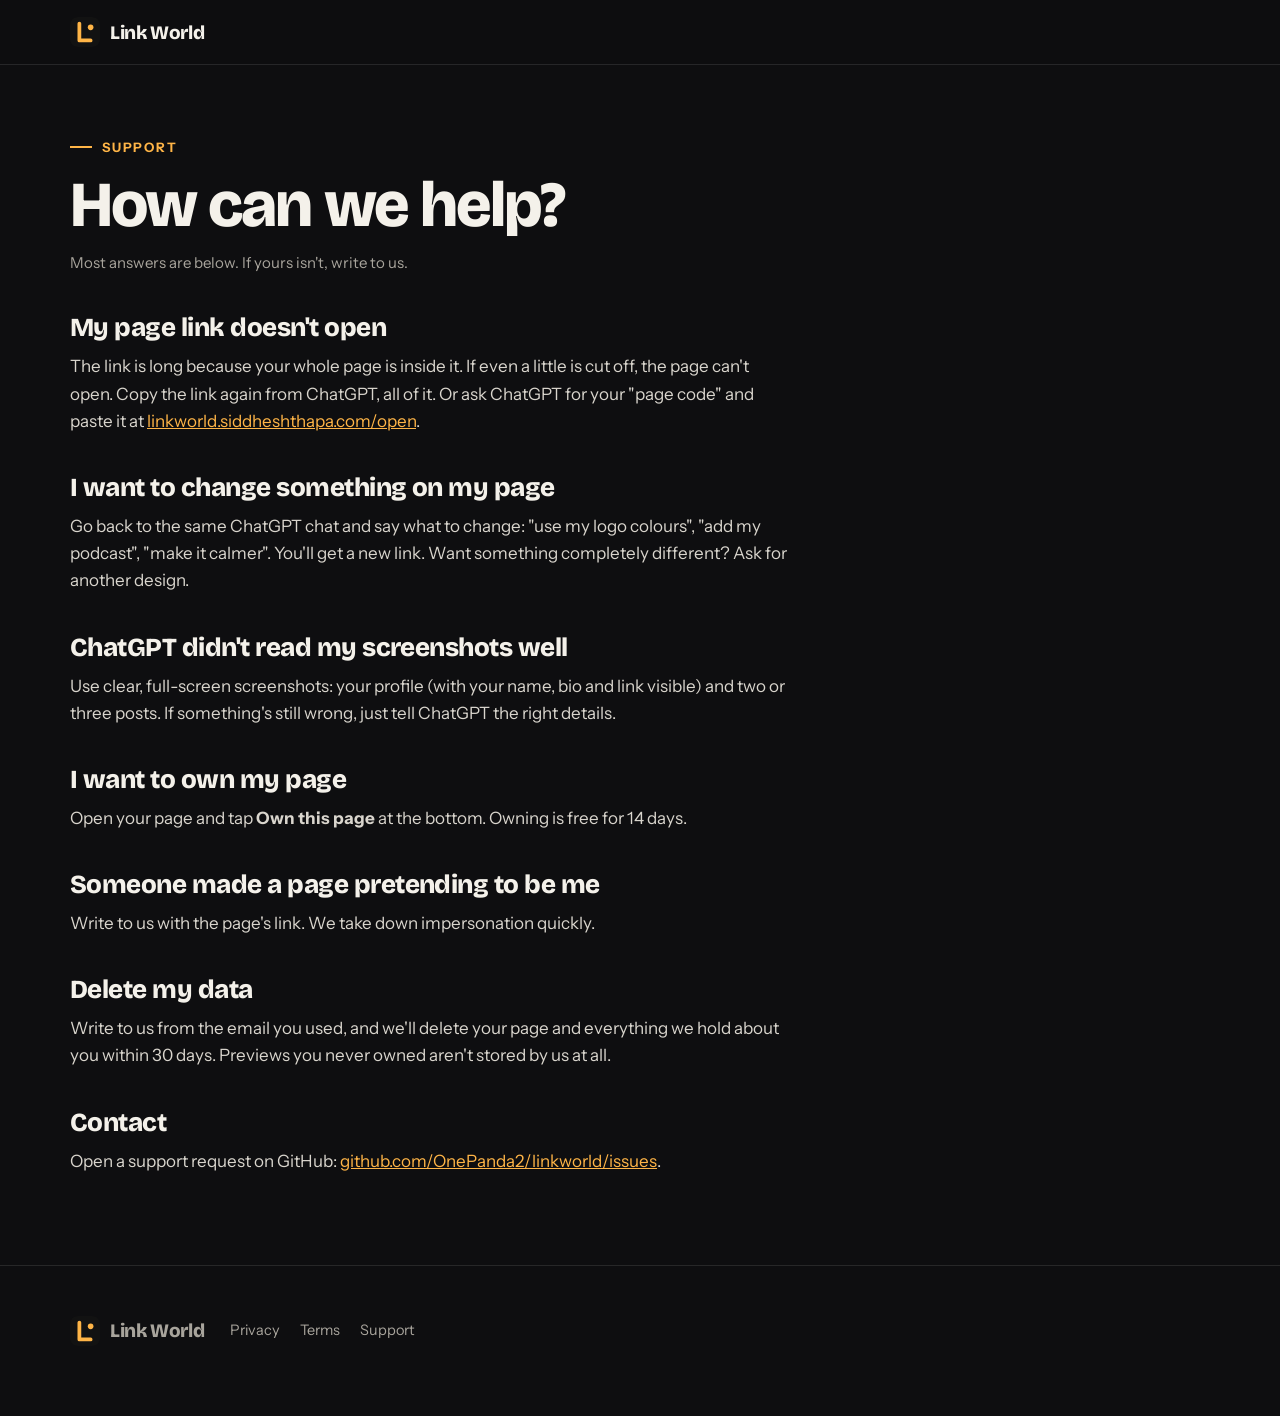
<file: support/index.html>
<!doctype html>
<html lang="en">
<head>
<meta charset="utf-8">
<meta name="viewport" content="width=device-width,initial-scale=1,viewport-fit=cover">
<meta name="theme-color" content="#0E0E10">
<title>Support · Link World</title>
<link rel="icon" href="../assets/logo.svg" type="image/svg+xml">
<link rel="preconnect" href="https://fonts.googleapis.com">
<link rel="preconnect" href="https://fonts.gstatic.com" crossorigin>
<link rel="stylesheet" href="https://fonts.googleapis.com/css2?family=Bricolage+Grotesque:opsz,wght@12..96,500..800&family=Instrument+Sans:wght@400..700&display=swap">
<link rel="stylesheet" href="../assets/site.css">
<script src="../assets/config.js"></script>
</head>
<body>
<header class="top"><div class="wrap"><a class="brand" href="../"><img src="../assets/logo.svg" alt="">Link World</a></div></header>
<main class="wrap">
  <article class="doc">
    <span class="kicker">Support</span>
    <h1>How can we help?</h1>
    <p class="updated">Most answers are below. If yours isn't, write to us.</p>

    <h2>My page link doesn't open</h2>
    <p>The link is long because your whole page is inside it. If even a little is cut off, the page can't open. Copy the link again from ChatGPT, all of it. Or ask ChatGPT for your "page code" and paste it at <a href="../open/">linkworld.siddheshthapa.com/open</a>.</p>

    <h2>I want to change something on my page</h2>
    <p>Go back to the same ChatGPT chat and say what to change: "use my logo colours", "add my podcast", "make it calmer". You'll get a new link. Want something completely different? Ask for another design.</p>

    <h2>ChatGPT didn't read my screenshots well</h2>
    <p>Use clear, full-screen screenshots: your profile (with your name, bio and link visible) and two or three posts. If something's still wrong, just tell ChatGPT the right details.</p>

    <h2>I want to own my page</h2>
    <p>Open your page and tap <b>Own this page</b> at the bottom. Owning is free for 14 days.</p>

    <h2>Someone made a page pretending to be me</h2>
    <p>Write to us with the page's link. We take down impersonation quickly.</p>

    <h2>Delete my data</h2>
    <p>Write to us from the email you used, and we'll delete your page and everything we hold about you within 30 days. Previews you never owned aren't stored by us at all.</p>

    <h2>Contact</h2>
    <p data-contact>Open a support request on GitHub: <a href="https://github.com/OnePanda2/linkworld/issues" target="_blank" rel="noopener">github.com/OnePanda2/linkworld/issues</a>.</p>
  </article>
</main>
<footer class="foot"><div class="wrap"><a class="brand" href="../"><img src="../assets/logo.svg" alt="">Link World</a><nav><a href="../privacy/">Privacy</a><a href="../terms/">Terms</a><a href="../support/">Support</a></nav></div></footer>
<script src="../assets/contact.js"></script>
</body>
</html>
</file>
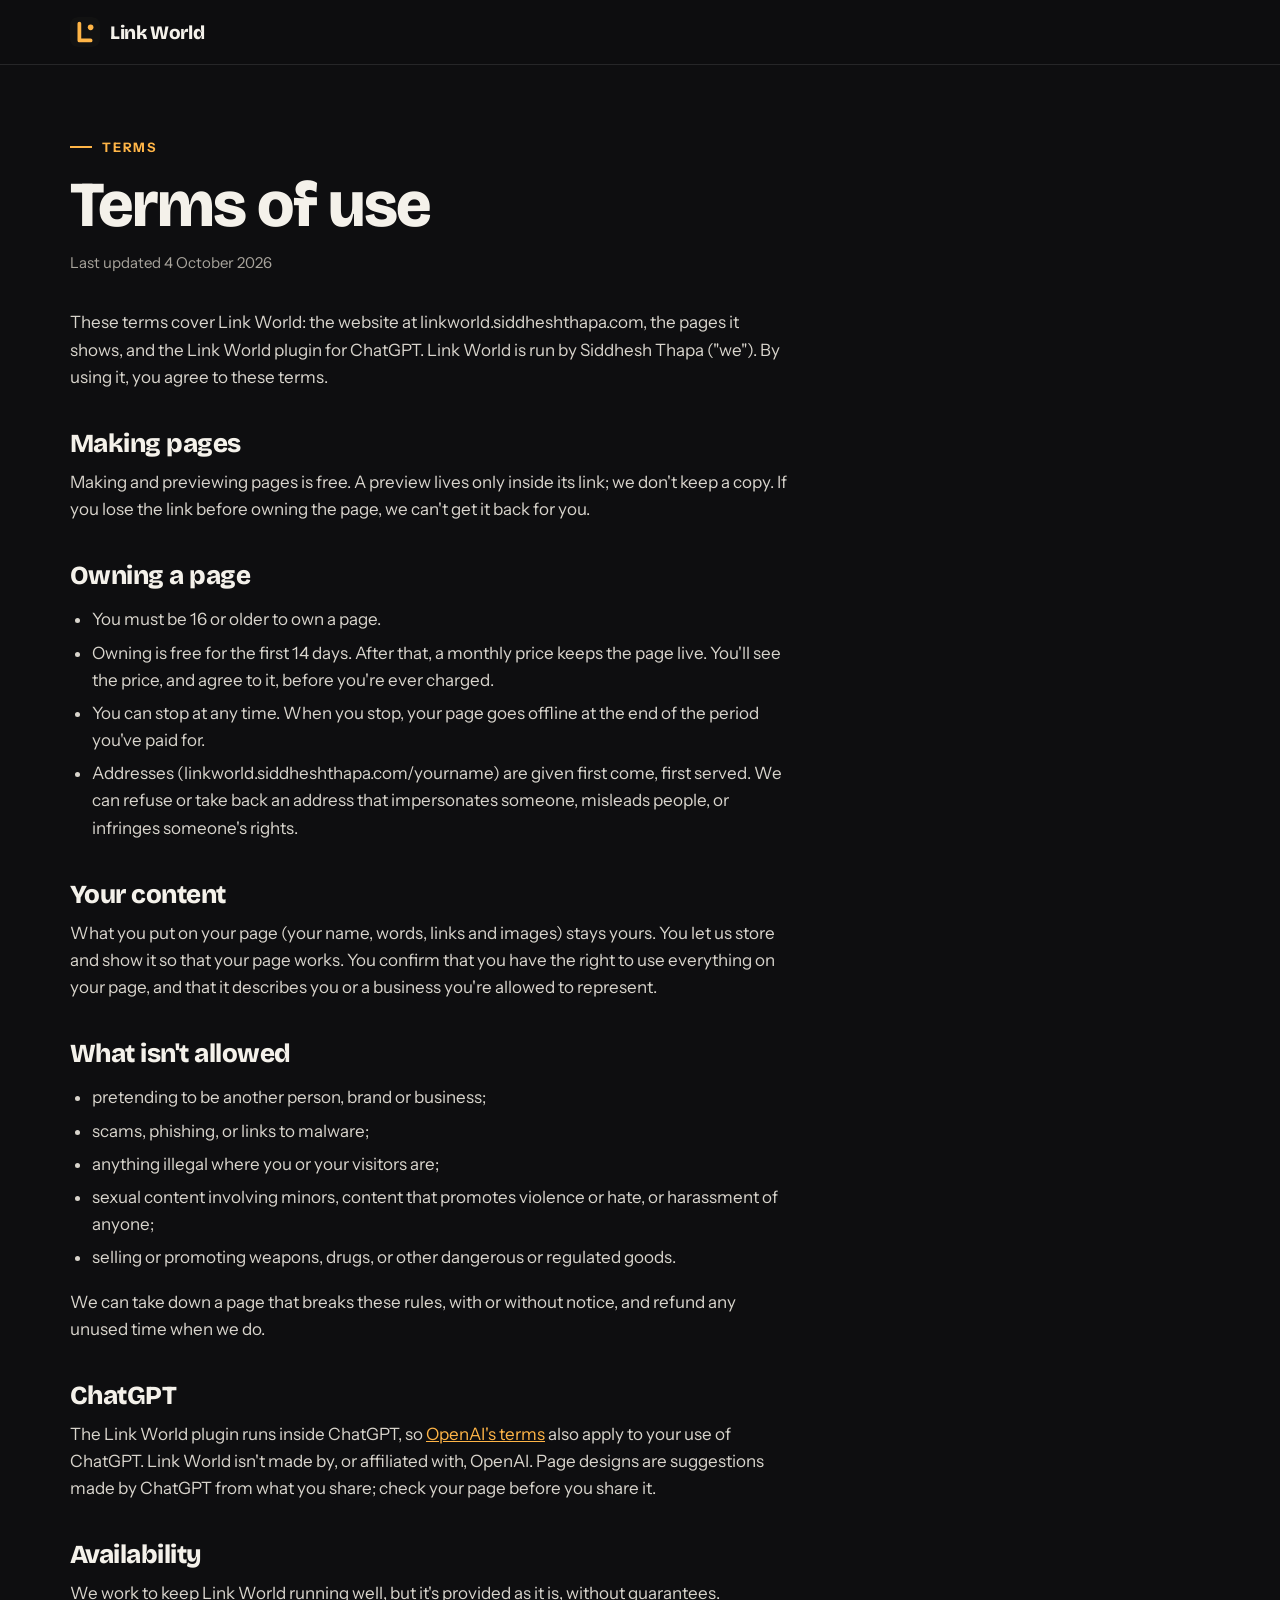
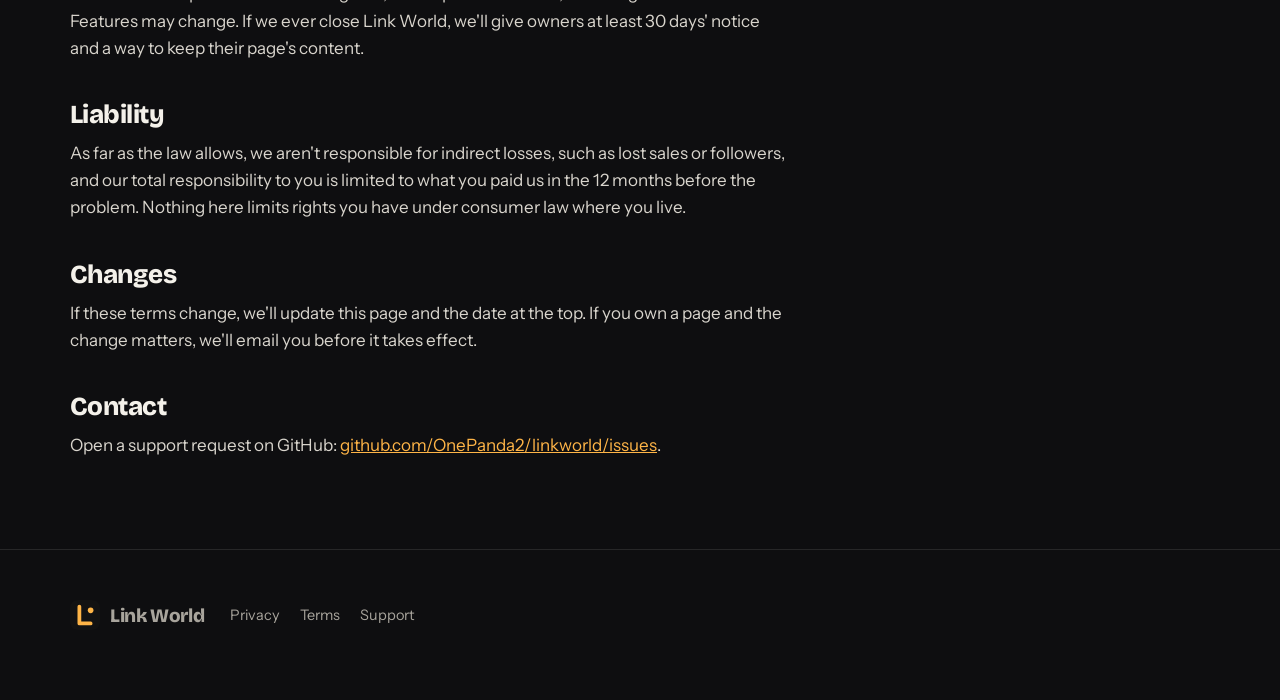
<file: terms/index.html>
<!doctype html>
<html lang="en">
<head>
<meta charset="utf-8">
<meta name="viewport" content="width=device-width,initial-scale=1,viewport-fit=cover">
<meta name="theme-color" content="#0E0E10">
<title>Terms · Link World</title>
<link rel="icon" href="../assets/logo.svg" type="image/svg+xml">
<link rel="preconnect" href="https://fonts.googleapis.com">
<link rel="preconnect" href="https://fonts.gstatic.com" crossorigin>
<link rel="stylesheet" href="https://fonts.googleapis.com/css2?family=Bricolage+Grotesque:opsz,wght@12..96,500..800&family=Instrument+Sans:wght@400..700&display=swap">
<link rel="stylesheet" href="../assets/site.css">
<script src="../assets/config.js"></script>
</head>
<body>
<header class="top"><div class="wrap"><a class="brand" href="../"><img src="../assets/logo.svg" alt="">Link World</a></div></header>
<main class="wrap">
  <article class="doc">
    <span class="kicker">Terms</span>
    <h1>Terms of use</h1>
    <p class="updated">Last updated 4 October 2026</p>

    <p>These terms cover Link World: the website at linkworld.siddheshthapa.com, the pages it shows, and the Link World plugin for ChatGPT. Link World is run by Siddhesh Thapa ("we"). By using it, you agree to these terms.</p>

    <h2>Making pages</h2>
    <p>Making and previewing pages is free. A preview lives only inside its link; we don't keep a copy. If you lose the link before owning the page, we can't get it back for you.</p>

    <h2>Owning a page</h2>
    <ul>
      <li>You must be 16 or older to own a page.</li>
      <li>Owning is free for the first 14 days. After that, a monthly price keeps the page live. You'll see the price, and agree to it, before you're ever charged.</li>
      <li>You can stop at any time. When you stop, your page goes offline at the end of the period you've paid for.</li>
      <li>Addresses (linkworld.siddheshthapa.com/yourname) are given first come, first served. We can refuse or take back an address that impersonates someone, misleads people, or infringes someone's rights.</li>
    </ul>

    <h2>Your content</h2>
    <p>What you put on your page (your name, words, links and images) stays yours. You let us store and show it so that your page works. You confirm that you have the right to use everything on your page, and that it describes you or a business you're allowed to represent.</p>

    <h2>What isn't allowed</h2>
    <ul>
      <li>pretending to be another person, brand or business;</li>
      <li>scams, phishing, or links to malware;</li>
      <li>anything illegal where you or your visitors are;</li>
      <li>sexual content involving minors, content that promotes violence or hate, or harassment of anyone;</li>
      <li>selling or promoting weapons, drugs, or other dangerous or regulated goods.</li>
    </ul>
    <p>We can take down a page that breaks these rules, with or without notice, and refund any unused time when we do.</p>

    <h2>ChatGPT</h2>
    <p>The Link World plugin runs inside ChatGPT, so <a href="https://openai.com/policies/terms-of-use/" target="_blank" rel="noopener">OpenAI's terms</a> also apply to your use of ChatGPT. Link World isn't made by, or affiliated with, OpenAI. Page designs are suggestions made by ChatGPT from what you share; check your page before you share it.</p>

    <h2>Availability</h2>
    <p>We work to keep Link World running well, but it's provided as it is, without guarantees. Features may change. If we ever close Link World, we'll give owners at least 30 days' notice and a way to keep their page's content.</p>

    <h2>Liability</h2>
    <p>As far as the law allows, we aren't responsible for indirect losses, such as lost sales or followers, and our total responsibility to you is limited to what you paid us in the 12 months before the problem. Nothing here limits rights you have under consumer law where you live.</p>

    <h2>Changes</h2>
    <p>If these terms change, we'll update this page and the date at the top. If you own a page and the change matters, we'll email you before it takes effect.</p>

    <h2>Contact</h2>
    <p data-contact>Open a support request on GitHub: <a href="https://github.com/OnePanda2/linkworld/issues" target="_blank" rel="noopener">github.com/OnePanda2/linkworld/issues</a>.</p>
  </article>
</main>
<footer class="foot"><div class="wrap"><a class="brand" href="../"><img src="../assets/logo.svg" alt="">Link World</a><nav><a href="../privacy/">Privacy</a><a href="../terms/">Terms</a><a href="../support/">Support</a></nav></div></footer>
<script src="../assets/contact.js"></script>
</body>
</html>
</file>
<file: assets/site.css>
/* Link World's own pages (home, own, open, privacy, terms, support). One dark look on purpose:
   the creators' pages bring the colour. */
:root{color-scheme:dark;--bg:#0E0E10;--bg2:#141417;--card:#18181C;--line:rgba(255,255,255,.1);--text:#F4F1EA;--muted:#A8A49C;--amber:#FFB547;--amber-ink:#2A1A05;--ok:#7BE0A6;
  --display:"Bricolage Grotesque",system-ui,sans-serif;--body:"Instrument Sans",system-ui,-apple-system,"Segoe UI",sans-serif}
*{box-sizing:border-box}
[hidden]{display:none!important}
html{background:var(--bg);scroll-behavior:smooth}
body{margin:0;background:var(--bg);color:var(--text);font:400 17px/1.6 var(--body);-webkit-font-smoothing:antialiased;overflow-x:hidden}
a{color:inherit}
img{max-width:100%;display:block}
.sr{position:absolute;width:1px;height:1px;overflow:hidden;clip-path:inset(50%);white-space:nowrap}
code{font:500 .9em ui-monospace,Menlo,Consolas,monospace;padding:1px 6px;border-radius:6px;background:var(--card)}
.wrap{width:min(1180px,100%);margin:0 auto;padding-inline:20px}
h1,h2,h3{font-family:var(--display);font-weight:800;letter-spacing:-.03em;line-height:1;text-wrap:balance;margin:0}
p{margin:0}
.kicker{display:inline-flex;align-items:center;gap:10px;font-size:13px;font-weight:700;letter-spacing:.14em;text-transform:uppercase;color:var(--amber)}
.kicker::before{content:"";width:22px;height:2px;background:currentColor}
.lede{color:var(--muted);font-size:clamp(17px,1.6vw,20px);max-width:34em;text-wrap:pretty}
.btn{display:inline-flex;align-items:center;justify-content:center;gap:10px;min-height:54px;padding:0 24px;border:0;border-radius:14px;font:700 16px/1.2 var(--body);text-decoration:none;cursor:pointer;transition:transform .15s,filter .15s}
.btn:hover{transform:translateY(-1px);filter:brightness(1.06)}
.btn.primary{background:var(--amber);color:var(--amber-ink)}
.btn.ghost{color:var(--text);box-shadow:inset 0 0 0 1.5px var(--line)}
.btn svg{width:18px;height:18px}
.row{display:flex;flex-wrap:wrap;gap:10px}
@media (max-width:520px){.row .btn{flex:1 1 100%}}

/* top bar */
.top{position:sticky;top:0;z-index:20;background:color-mix(in srgb,var(--bg) 82%,transparent);-webkit-backdrop-filter:blur(14px);backdrop-filter:blur(14px);border-bottom:1px solid var(--line)}
.top .wrap{display:flex;align-items:center;gap:22px;min-height:64px}
.brand{display:flex;align-items:center;gap:10px;font:800 19px/1 var(--display);letter-spacing:-.02em;text-decoration:none}
.brand img{width:30px;height:30px}
.top nav{display:flex;gap:22px;margin-left:auto;font-size:15px;font-weight:600;color:var(--muted)}
.top nav a{text-decoration:none}
.top nav a:hover{color:var(--text)}
.top .btn{min-height:42px;padding:0 16px;font-size:14.5px;border-radius:12px}
@media (max-width:760px){.top nav{display:none}.top .btn{margin-left:auto}}

/* phones */
.phone{display:block;position:relative;width:250px;aspect-ratio:390/844;padding:8px;border-radius:38px;background:#222226;box-shadow:0 0 0 1px rgba(255,255,255,.08),0 30px 70px rgba(0,0,0,.55);text-decoration:none;flex:none}
.phone img{width:100%;height:100%;object-fit:cover;object-position:top;border-radius:31px}
.phone::after{content:"";pointer-events:none;position:absolute;top:16px;left:50%;width:74px;height:20px;transform:translateX(-50%);border-radius:12px;background:#0b0b0d}

/* hero */
.hero{display:grid;gap:40px;align-items:center;padding:64px 0 80px}
@media (min-width:980px){.hero{grid-template-columns:minmax(0,1fr) minmax(0,1fr);gap:24px;padding:84px 0 110px}}
.hero h1{font-size:clamp(46px,7.4vw,92px);margin:20px 0 22px}
.hero h1 em{font-style:normal;color:var(--amber)}
.hero .row{margin-top:30px}
.hero .note{margin-top:18px;font-size:14.5px;color:var(--muted)}
.fan{position:relative;height:540px;display:flex;justify-content:center;align-items:center;overflow-x:clip}
.fan .phone{position:absolute;width:236px}
.fan .phone:nth-child(1){transform:translateX(-62%) rotate(-9deg) translateY(26px)}
.fan .phone:nth-child(2){z-index:2;width:250px}
.fan .phone:nth-child(3){transform:translateX(62%) rotate(9deg) translateY(26px)}
@media (max-width:560px){.fan{height:430px}.fan .phone{width:180px}.fan .phone:nth-child(2){width:196px}.fan .phone:nth-child(1){transform:translateX(-46%) rotate(-7deg) translateY(18px)}.fan .phone:nth-child(3){transform:translateX(46%) rotate(7deg) translateY(18px)}}

/* sections */
.sec{padding:90px 0;border-top:1px solid var(--line)}
.sec h2{font-size:clamp(36px,5vw,64px);margin:18px 0 18px}
.head{display:grid;gap:4px;margin-bottom:40px}

/* example strip */
.strip{display:flex;gap:26px;overflow-x:auto;padding:8px 20px 30px;margin:0 -20px;scroll-snap-type:x mandatory;scrollbar-width:thin}
.strip figure{margin:0;scroll-snap-align:start;display:grid;gap:14px;justify-items:start}
.strip .phone{width:230px}
.strip figcaption{font-size:15px;color:var(--muted);line-height:1.4}
.strip figcaption b{display:block;color:var(--text);font-size:16px}
@media (min-width:1180px){.strip{display:grid;grid-template-columns:repeat(6,minmax(0,1fr));overflow:visible;margin:0;padding:8px 0 0}.strip .phone{width:100%}}

/* steps */
.steps{display:grid;gap:14px;margin:0;padding:0;list-style:none;counter-reset:step}
@media (min-width:860px){.steps{grid-template-columns:repeat(3,minmax(0,1fr))}}
.steps li{counter-increment:step;padding:28px;border-radius:22px;background:var(--card);box-shadow:inset 0 0 0 1px var(--line)}
.steps li::before{content:counter(step);display:grid;place-items:center;width:44px;height:44px;margin-bottom:22px;border-radius:50%;background:var(--amber);color:var(--amber-ink);font:800 19px/1 var(--display)}
.steps h3{font-size:24px;letter-spacing:-.02em;margin-bottom:10px}
.steps p{color:var(--muted);font-size:16px}

/* variety */
.chips{display:flex;flex-wrap:wrap;gap:8px;margin-top:26px;padding:0;list-style:none}
.chips li{padding:8px 14px;border-radius:999px;background:var(--card);box-shadow:inset 0 0 0 1px var(--line);font-size:14.5px;font-weight:600}
.split{display:grid;gap:40px}
@media (min-width:900px){.split{grid-template-columns:minmax(0,1fr) minmax(0,1fr);gap:64px;align-items:center}}
.fonts{display:grid;grid-template-columns:repeat(2,minmax(0,1fr));gap:10px}
.fonts span{display:grid;place-items:center;min-height:96px;padding:12px;border-radius:18px;background:var(--card);box-shadow:inset 0 0 0 1px var(--line);font-size:30px;line-height:1.1;text-align:center}

/* own */
.perks{display:grid;gap:12px;margin:28px 0 0;padding:0;list-style:none}
@media (min-width:700px){.perks{grid-template-columns:repeat(2,minmax(0,1fr))}}
.perks li{padding:22px;border-radius:20px;background:var(--card);box-shadow:inset 0 0 0 1px var(--line)}
.perks b{display:block;font-size:17px;margin-bottom:4px}
.perks span{color:var(--muted);font-size:15.5px;overflow-wrap:anywhere}
.price{display:flex;flex-wrap:wrap;align-items:center;gap:12px;margin-top:28px;padding:20px 22px;border-radius:20px;background:linear-gradient(120deg,rgba(255,181,71,.16),rgba(255,181,71,.04));box-shadow:inset 0 0 0 1px rgba(255,181,71,.35)}
.price b{font:800 22px/1.1 var(--display)}
.price span{color:var(--muted);font-size:15.5px}

/* start */
.start{display:grid;gap:14px}
@media (min-width:860px){.start{grid-template-columns:minmax(0,1.2fr) minmax(0,.8fr)}}
.panel{padding:30px;border-radius:24px;background:var(--card);box-shadow:inset 0 0 0 1px var(--line)}
.panel h3{font-size:28px;letter-spacing:-.02em;margin-bottom:12px}
.panel p{color:var(--muted)}
.panel ol{margin:16px 0 0;padding-left:22px;color:var(--muted)}
.panel ol li{margin:6px 0}
.panel .row{margin-top:22px}
.panel.hot{background:linear-gradient(150deg,#2a2112,#18181c 60%);box-shadow:inset 0 0 0 1px rgba(255,181,71,.35)}
.toast{min-height:1.6em;margin-top:12px;font-size:14.5px;color:var(--ok)}

/* faq */
.faq{display:grid;gap:10px;max-width:820px}
.faq details{padding:20px 22px;border-radius:18px;background:var(--card);box-shadow:inset 0 0 0 1px var(--line)}
.faq summary{cursor:pointer;list-style:none;display:flex;justify-content:space-between;gap:12px;font-weight:700;font-size:17px}
.faq summary::-webkit-details-marker{display:none}
.faq summary::after{content:"+";color:var(--amber);font-weight:800;font-size:22px;line-height:1}
.faq details[open] summary::after{content:"–"}
.faq p{margin-top:10px;color:var(--muted)}

/* footer */
.foot{padding:50px 0 70px;border-top:1px solid var(--line);color:var(--muted);font-size:14.5px}
.foot .wrap{display:flex;flex-wrap:wrap;gap:14px 26px;align-items:center}
.foot nav{display:flex;flex-wrap:wrap;gap:20px}
.foot a{text-decoration:none}
.foot a:hover{color:var(--text)}
.foot .me{margin-left:auto}

/* text pages (privacy, terms, support) */
.doc{max-width:720px;padding:64px 0 90px}
.doc h1{font-size:clamp(40px,6vw,64px);margin:16px 0 14px}
.doc .updated{color:var(--muted);font-size:15px;margin-bottom:34px}
.doc h2{font-size:26px;letter-spacing:-.02em;margin:40px 0 12px}
.doc p,.doc li{color:#D9D5CD}
.doc p+p{margin-top:12px}
.doc ul{padding-left:22px}
.doc li{margin:6px 0}
.doc a{color:var(--amber)}
@media (prefers-reduced-motion:reduce){*{transition:none!important;scroll-behavior:auto!important}}
</file>
<file: assets/render.css>
/* Link World page renderer: one spec (see chatgpt-plugin/link-world/skills/design-landing-page/references/spec.md) becomes a
   landing page. Six layouts share the same parts; the theme's tokens arrive as CSS variables from render.js. */
:root{--bg:#0F1116;--bg2:#24304a;--surface:#191c23;--text:#F4F2ED;--muted:#A7ADB9;--accent:#FFD21F;--accent-text:#141414;--accent-ink:var(--accent);
  --line:color-mix(in srgb,var(--text) 14%,transparent);--soft:color-mix(in srgb,var(--text) 7%,transparent);
  --display:system-ui,sans-serif;--body:system-ui,sans-serif;--dw:800;--dcase:none;--dtrack:-.02em;--dstyle:normal;
  --r:18px;--rb:14px;--emoji:"Noto Color Emoji","Apple Color Emoji","Segoe UI Emoji",sans-serif}
*{box-sizing:border-box}
html{background:var(--bg);scroll-behavior:smooth}
body{margin:0;min-height:100vh;background:var(--bg);color:var(--text);font:400 16px/1.6 var(--body);-webkit-font-smoothing:antialiased;overflow-x:hidden}
a{color:inherit}
img{max-width:100%;display:block}
.page{position:relative;isolation:isolate}

/* background treatments */
.bgfx{position:fixed;inset:0;z-index:-1;pointer-events:none;background:var(--bg)}
.bg-gradient .bgfx{background:linear-gradient(165deg,var(--bg) 0%,var(--bg) 35%,var(--bg2) 100%)}
.bg-mesh .bgfx{background:radial-gradient(55% 45% at 10% 6%,color-mix(in srgb,var(--accent) 30%,transparent),transparent 70%),radial-gradient(50% 45% at 95% 15%,color-mix(in srgb,var(--bg2) 80%,transparent),transparent 70%),radial-gradient(70% 55% at 50% 105%,color-mix(in srgb,var(--bg2) 55%,transparent),transparent 70%),var(--bg)}
.bg-glow .bgfx{background:radial-gradient(75% 42% at 50% -6%,color-mix(in srgb,var(--accent) 34%,transparent),transparent 72%),var(--bg)}
.bg-grid .bgfx{background:linear-gradient(var(--soft) 1px,transparent 1px) 0 0/44px 44px,linear-gradient(90deg,var(--soft) 1px,transparent 1px) 0 0/44px 44px,var(--bg)}
.bg-dots .bgfx{background:radial-gradient(color-mix(in srgb,var(--text) 18%,transparent) 1.2px,transparent 1.5px) 0 0/22px 22px,var(--bg)}
.bg-grain .bgfx::after{content:"";position:absolute;inset:0;opacity:.55;background-image:url("data:image/svg+xml,%3Csvg xmlns='http://www.w3.org/2000/svg' width='180' height='180'%3E%3Cfilter id='n'%3E%3CfeTurbulence type='fractalNoise' baseFrequency='.8' numOctaves='3' stitchTiles='stitch'/%3E%3CfeColorMatrix values='0 0 0 0 .5 0 0 0 0 .5 0 0 0 0 .5 0 0 0 .3 0'/%3E%3C/filter%3E%3Crect width='100%25' height='100%25' filter='url(%23n)'/%3E%3C/svg%3E")}

/* type */
.display{font-family:var(--display);font-weight:var(--dw);text-transform:var(--dcase);letter-spacing:var(--dtrack);font-style:var(--dstyle);line-height:1.02;text-wrap:balance;margin:0;overflow-wrap:break-word}
.eyebrow{display:flex;align-items:center;gap:10px;margin:0 0 16px;font-size:12.5px;font-weight:700;letter-spacing:.14em;text-transform:uppercase;color:var(--accent-ink)}
.eyebrow::before{content:"";flex:none;width:22px;height:2px;background:currentColor}
.tag{margin:12px 0 0;font-size:17px;font-weight:600}
.sub{margin:18px 0 0;max-width:34em;font-size:clamp(16.5px,1.5vw,19.5px);color:var(--muted);text-wrap:pretty}
.sh{font-family:var(--display);font-weight:var(--dw);text-transform:var(--dcase);letter-spacing:var(--dtrack);font-style:var(--dstyle);font-size:clamp(28px,3.6vw,44px);line-height:1.05;margin:0 0 20px;text-wrap:balance}

/* buttons */
.ctas{display:flex;flex-wrap:wrap;gap:10px;margin-top:28px}
.btn{display:inline-flex;align-items:center;justify-content:center;gap:10px;min-height:54px;padding:0 24px;border-radius:var(--rb);border:0;font:700 16px/1.2 var(--body);text-decoration:none;cursor:pointer;text-align:center;transition:transform .15s,filter .15s}
.btn:hover{transform:translateY(-1px);filter:brightness(1.06)}
.btn svg{width:18px;height:18px;flex:none}
.btn.primary{background:var(--accent);color:var(--accent-text)}
.btn.second{color:var(--text);border:1.5px solid var(--line)}
.b-glass .btn.second{background:color-mix(in srgb,var(--surface) 55%,transparent);-webkit-backdrop-filter:blur(12px);backdrop-filter:blur(12px)}
.b-underline .btn.second{border:0;padding:0 4px;min-height:44px;text-decoration:underline;text-decoration-thickness:2px;text-underline-offset:6px;text-decoration-color:var(--accent)}
.b-solid .btn.second{background:var(--soft);border-color:transparent}
@media (max-width:520px){.ctas .btn{flex:1 1 100%}}

/* cards (links, offer, list items, tiles) */
.card{background:var(--surface);border-radius:var(--r)}
.c-flat .card{background:var(--soft)}
.c-outline .card{background:transparent;border:1.5px solid var(--line)}
.c-shadow .card{box-shadow:0 18px 44px color-mix(in srgb,#000 20%,transparent),0 0 0 1px var(--line)}
.c-glass .card{background:color-mix(in srgb,var(--surface) 55%,transparent);border:1px solid var(--line);-webkit-backdrop-filter:blur(14px);backdrop-filter:blur(14px)}

/* the parts */
.proof{display:flex;flex-wrap:wrap;gap:12px 32px;margin:30px 0 0;padding:0;list-style:none}
.proof li{color:var(--muted);font-size:14.5px;line-height:1.35}
.proof b{display:block;margin-bottom:2px;font:var(--dw) clamp(26px,2.8vw,34px)/1.05 var(--display);font-style:var(--dstyle);color:var(--text)}
.links{display:grid;gap:10px;margin:0;padding:0;list-style:none}
.link{display:flex;align-items:center;gap:14px;min-height:66px;height:100%;padding:12px 18px;text-decoration:none;transition:transform .15s}
.link:hover{transform:translateY(-2px)}
.link .ic{flex:none;width:40px;height:40px;border-radius:calc(var(--r) * .5);display:grid;place-items:center;background:var(--soft)}
.r-pill .link .ic{border-radius:50%}
.link .ic svg{width:20px;height:20px}
.link .lt{min-width:0}
.link b{display:block;font-size:16px;line-height:1.3}
.link small{display:block;color:var(--muted);font-size:13.5px;line-height:1.35}
.link .go{margin-left:auto;padding-left:6px;opacity:.55}
.link .go svg{width:18px;height:18px;display:block}
.offer{display:grid;gap:16px;padding:30px 28px}
.offer .badge{justify-self:start;padding:5px 12px;border-radius:999px;background:var(--accent);color:var(--accent-text);font-size:12px;font-weight:800;letter-spacing:.06em;text-transform:uppercase}
.offer h3{margin:0;font:var(--dw) clamp(28px,3.4vw,42px)/1.05 var(--display);font-style:var(--dstyle);text-transform:var(--dcase);letter-spacing:var(--dtrack);text-wrap:balance}
.offer p{margin:0;max-width:40em;color:var(--muted)}
.offer .row{display:flex;flex-wrap:wrap;align-items:center;gap:14px 22px;margin-top:6px}
.offer .price{font:var(--dw) 24px/1.1 var(--display);font-style:var(--dstyle)}
.list{display:grid;gap:12px;margin:0;padding:0;list-style:none}
.item{display:grid;grid-template-columns:auto 1fr;gap:4px 16px;align-items:start;padding:20px}
.item .ic{grid-row:span 2;width:42px;height:42px;border-radius:calc(var(--r) * .5);display:grid;place-items:center;background:var(--accent);color:var(--accent-text)}
.r-pill .item .ic{border-radius:50%}
.item .ic svg{width:20px;height:20px}
.item b{font-size:17px;line-height:1.3;padding-top:2px}
.item span{color:var(--muted);font-size:15px;line-height:1.5}
.about p{margin:0 0 16px;max-width:62ch;font-size:17.5px;text-wrap:pretty}
.about p:last-child{margin-bottom:0}
.gallery{display:grid;grid-template-columns:repeat(2,minmax(0,1fr));gap:12px;margin:0;padding:0;list-style:none}
.tile{display:grid;align-content:start;border-radius:var(--r);overflow:hidden;background:var(--surface);box-shadow:0 0 0 1px var(--line)}
.tile .sw{position:relative;display:grid;place-items:center;aspect-ratio:1;background:linear-gradient(155deg,rgba(255,255,255,.24),rgba(255,255,255,0) 46%),var(--tc,var(--accent))}
.tile .sw i{font-style:normal;font-family:var(--emoji);font-size:clamp(44px,6vw,64px)}
.tile .cap{padding:11px 14px 13px;font-weight:700;font-size:14.5px;line-height:1.3}
.quote{margin:0;padding:0}
.quote p{margin:0;font:var(--dw) clamp(26px,3.6vw,44px)/1.15 var(--display);font-style:var(--dstyle);text-wrap:balance}
.quote cite{display:block;margin-top:16px;color:var(--muted);font-style:normal;font-weight:600}
.faq{display:grid;gap:8px}
.faq details{padding:18px 20px}
.faq summary{cursor:pointer;font-weight:700;list-style:none;display:flex;justify-content:space-between;gap:12px}
.faq summary::-webkit-details-marker{display:none}
.faq summary::after{content:"+";color:var(--accent-ink);font-weight:800;font-size:20px;line-height:1}
.faq details[open] summary::after{content:"–"}
.faq p{margin:10px 0 0;color:var(--muted)}
.socials{display:flex;flex-wrap:wrap;gap:10px;margin:0;padding:0;list-style:none}
.socials a{display:grid;place-items:center;width:48px;height:48px;border-radius:50%;background:var(--soft);text-decoration:none;transition:transform .15s,background .15s}
.socials a:hover{transform:translateY(-2px);background:color-mix(in srgb,var(--text) 14%,transparent)}
.socials svg{width:20px;height:20px}
/* ticker: a moving band of short words */
.ticker{overflow:hidden;margin:18px 0;padding:16px 0;background:var(--accent);color:var(--accent-text);font:var(--dw) clamp(20px,2.6vw,30px)/1 var(--display);font-style:var(--dstyle);text-transform:uppercase;letter-spacing:.02em;white-space:nowrap}
.ticker .run{display:flex;width:max-content;animation:tick 32s linear infinite}
.ticker .grp{display:flex;align-items:center;flex:none}
.ticker span,.ticker i{padding:0 18px;font-style:normal}
.ticker i{font-size:.7em}
@keyframes tick{to{transform:translateX(-50%)}}
.foot{display:grid;justify-items:center;gap:10px;padding:48px 20px 130px;text-align:center;color:var(--muted);font-size:13.5px}
.foot p{margin:0}
.foot .made{padding:8px 14px;border-radius:999px;background:var(--soft);text-decoration:none;font-weight:600}

/* hero art */
.art{position:relative;margin:0;overflow:hidden;border-radius:var(--r);background:var(--surface);container-type:size}
.art img,.art svg.shapes{display:block;width:100%;height:100%;object-fit:cover;object-position:50% 25%}
.art .mono{position:absolute;inset:0;display:grid;place-items:center;font:var(--dw) 40cqmin/1 var(--display);font-style:var(--dstyle);color:var(--accent-text);text-transform:uppercase;letter-spacing:-.04em}
.art .emo{position:absolute;inset:0;display:grid;place-items:center;font-family:var(--emoji);font-size:50cqmin;line-height:1}
.wrap{width:min(1140px,100%);margin:0 auto;padding:0 20px}
.sec{padding:46px 0}

/* gentle entrance (the page is complete without it) */
@keyframes rise{from{opacity:0;transform:translateY(16px)}}
.ready .hero .eyebrow,.ready .hero .display,.ready .hero .tag,.ready .hero .sub,.ready .hero .ctas,.ready .hero .proof,.ready .hero .socials,.ready .hero .art{animation:rise .7s cubic-bezier(.2,.7,.2,1) both}
.ready .hero .display{animation-delay:.06s}.ready .hero .tag,.ready .hero .sub{animation-delay:.12s}.ready .hero .ctas{animation-delay:.18s}.ready .hero .proof,.ready .hero .socials{animation-delay:.24s}

/* ===== layouts ===== */
/* split: words beside the art (one column on phones, art first) */
.L-split .hero{display:grid;gap:30px;padding:20px 0 44px}
.L-split .hero .art{order:-1;aspect-ratio:16/11;max-height:44vh;width:100%}
@media (min-width:760px){.L-split .hero{grid-template-columns:minmax(0,1.08fr) minmax(0,.92fr);align-items:center;gap:60px;padding:64px 0 80px}.L-split .hero .art{order:0;aspect-ratio:4/5;max-height:none}}
.L-split .hero .display{font-size:clamp(42px,6.2vw,80px)}
.L-split .hero.no-art .display{font-size:clamp(46px,8vw,104px)}
/* wide layouts: a column count the items fill (2 or 4 items in twos, 3, 5 or 6 in threes) */
@media (min-width:760px){
  .L-split .gallery,.L-editorial .gallery{grid-template-columns:repeat(4,minmax(0,1fr))}
  .L-split :is(.links,.list).n-2,.L-split :is(.links,.list).n-4,.L-bento .full .list.n-2,.L-bento .full .list.n-4,.L-editorial .sec:not(.two) .list.n-2,.L-editorial .sec:not(.two) .list.n-4,.L-poster .list.n-2,.L-poster .list.n-4{grid-template-columns:repeat(2,minmax(0,1fr))}
  .L-split :is(.links,.list):is(.n-3,.n-5,.n-6),.L-bento .full .list:is(.n-3,.n-5,.n-6),.L-editorial .sec:not(.two) .list:is(.n-3,.n-5,.n-6){grid-template-columns:repeat(3,minmax(0,1fr))}
  .L-split :is(.gallery):is(.n-3,.n-6),.L-editorial .gallery:is(.n-3,.n-6){grid-template-columns:repeat(3,minmax(0,1fr))}
  .L-split .gallery.n-2,.L-editorial .gallery.n-2{grid-template-columns:repeat(2,minmax(0,1fr))}
}
/* centered: one column down the middle */
.L-centered .wrap{width:min(700px,100%)}
.L-centered .hero{display:grid;justify-items:center;text-align:center;padding:56px 0 28px}
.L-centered .hero .art{width:min(220px,56vw);aspect-ratio:1;border-radius:50%;margin-bottom:30px;box-shadow:0 0 0 6px var(--bg),0 0 0 8px color-mix(in srgb,var(--accent) 70%,transparent)}
.L-centered .hero .display{font-size:clamp(40px,7.4vw,68px)}
.L-centered .hero .eyebrow{justify-content:center}.L-centered .hero .eyebrow::before{display:none}
.L-centered .hero .sub{margin-inline:auto}
.L-centered .ctas,.L-centered .proof,.L-centered .socials{justify-content:center}
.L-centered .hero .socials{margin-top:26px}
.L-centered .sh,.L-centered .quote{text-align:center}
/* editorial: magazine type, rules between parts */
.L-editorial .hero{padding:52px 0 34px}
.L-editorial .hero .display{font-size:clamp(50px,10vw,140px);line-height:.94}
.L-editorial .hero .sub{font-size:clamp(18px,1.8vw,22px)}
.L-editorial .hero .art{margin-top:40px;aspect-ratio:4/3;width:100%}
@media (min-width:760px){.L-editorial .hero .art{aspect-ratio:21/9}}
.L-editorial .sec{border-top:1px solid var(--line)}
.L-editorial .sec .lab{display:block;margin:0 0 14px;font-size:12px;font-weight:700;letter-spacing:.16em;text-transform:uppercase;color:var(--muted)}
@media (min-width:760px){.L-editorial .sec.two{display:grid;grid-template-columns:minmax(0,.75fr) minmax(0,1.25fr);gap:56px}.L-editorial .sec.two .head{position:sticky;top:24px;align-self:start}.L-editorial .about p{font-size:20px}}
/* bento: tiles of different sizes */
.L-bento .grid{display:grid;grid-template-columns:repeat(2,minmax(0,1fr));gap:12px;padding:20px 0 40px;grid-auto-flow:dense}
@media (min-width:860px){.L-bento .grid{grid-template-columns:repeat(4,minmax(0,1fr));gap:14px;padding-top:40px}}
.L-bento .t{padding:22px;min-width:0;border-radius:var(--r)}
.L-bento .t.w2{grid-column:span 2}
.L-bento .t.full{grid-column:1 / -1}
@media (min-width:860px){.L-bento .t.h2{grid-row:span 2}}
.L-bento .t-hero{display:flex;flex-direction:column;justify-content:flex-end;min-height:360px;padding:30px}
.L-bento .t-hero .display{font-size:clamp(38px,4.8vw,64px)}
.L-bento .t-art{padding:0;overflow:hidden;min-height:260px;display:grid}
.L-bento .t-art .art{border-radius:0;height:100%}
.L-bento .t-link{display:flex;flex-direction:column;gap:18px;min-height:156px;text-decoration:none;transition:transform .15s}
.L-bento .t-link:hover{transform:translateY(-3px)}
.L-bento .t-link .ic svg{width:30px;height:30px;display:block}
.L-bento .t-link b{font-size:17px;line-height:1.25;display:block}
.L-bento .t-link small{display:block;margin-top:4px;color:var(--muted);line-height:1.35}
.L-bento .t-link .go{margin-top:auto;opacity:.6}.L-bento .t-link .go svg{width:20px;height:20px;display:block}
.L-bento .t-stat{display:flex;flex-direction:column;justify-content:flex-end;min-height:140px}
.L-bento .t-stat b{font:var(--dw) clamp(34px,4vw,52px)/1 var(--display);font-style:var(--dstyle)}
.L-bento .t-stat span{margin-top:6px;color:var(--muted);font-size:14.5px;line-height:1.35}
.L-bento .t-accent{background:var(--accent);color:var(--accent-text);border:0}
.L-bento .t-accent small,.L-bento .t-accent p,.L-bento .t-accent .price{color:color-mix(in srgb,var(--accent-text) 78%,transparent)}
.L-bento .t-accent .btn.primary{background:var(--accent-text);color:var(--accent)}
.L-bento .t-accent .badge{background:var(--accent-text);color:var(--accent)}
.L-bento .t-offer .offer{padding:8px 6px}
.L-bento .t-quote{display:flex;align-items:center}
.L-bento .t-quote .quote p{font-size:clamp(22px,2.4vw,30px)}
.L-bento .t-ticker{padding:0;overflow:hidden;background:none}
.L-bento .t-ticker .ticker{margin:0;border-radius:var(--r)}
.L-bento .t .card{background:var(--soft);border:0;box-shadow:none;-webkit-backdrop-filter:none;backdrop-filter:none}
.L-bento .t.tile{padding:0}
.L-bento .t .sh{font-size:clamp(24px,2.4vw,32px)}
.L-bento .t-follow{display:flex;flex-wrap:wrap;align-items:center;justify-content:space-between;gap:16px}
.L-bento .t-follow .sh{margin:0}
/* poster: full-screen art, giant type */
.L-poster .hero{position:relative;display:flex;flex-direction:column;justify-content:flex-end;min-height:92vh;min-height:92svh;padding:120px 0 56px;isolation:isolate}
.L-poster .hero .art{position:absolute;inset:0;z-index:-2;border-radius:0}
.L-poster .hero::before{content:"";position:absolute;inset:0;z-index:-1;background:linear-gradient(180deg,color-mix(in srgb,var(--bg) 25%,transparent) 0%,color-mix(in srgb,var(--bg) 12%,transparent) 25%,color-mix(in srgb,var(--bg) 70%,transparent) 58%,color-mix(in srgb,var(--bg) 94%,transparent) 80%,var(--bg) 100%)}
.L-poster .hero .display{font-size:clamp(56px,12.5vw,180px);line-height:.88}
.L-poster .hero .sub{color:color-mix(in srgb,var(--text) 82%,var(--bg))}
.L-poster .wrap.narrow{width:min(780px,100%)}
/* stack: the classic link-in-bio column, made beautiful */
.L-stack .col{width:min(540px,100%);margin:0 auto;padding:44px 18px 20px}
@media (min-width:600px){.L-stack .col{margin-top:48px;margin-bottom:24px;padding:40px 32px 36px;border-radius:calc(var(--r) * 1.4);background:color-mix(in srgb,var(--surface) 72%,transparent);-webkit-backdrop-filter:blur(18px);backdrop-filter:blur(18px);box-shadow:0 30px 80px color-mix(in srgb,#000 22%,transparent),0 0 0 1px var(--line)}}
.L-stack .hero{display:grid;justify-items:center;text-align:center}
.L-stack .hero .art{width:118px;height:118px;border-radius:50%;margin-bottom:20px;box-shadow:0 0 0 4px var(--bg),0 0 0 6px var(--accent)}
.L-stack .hero .display{font-size:clamp(32px,7vw,42px)}
.L-stack .hero .eyebrow{justify-content:center;margin-bottom:10px}.L-stack .hero .eyebrow::before{display:none}
.L-stack .hero .sub{margin-inline:auto;font-size:16px}
.L-stack .socials{justify-content:center;margin-top:20px}
.L-stack .ctas{display:grid;width:100%;margin-top:24px}
.L-stack .ctas .btn{width:100%}
.L-stack .proof{justify-content:center;text-align:center;gap:10px 26px}
.L-stack .sec{padding:26px 0 0}
.L-stack .sh{font-size:21px;text-align:center;margin-bottom:14px}
.L-stack .ticker{margin:28px -18px 0;font-size:20px;padding:13px 0}
@media (min-width:600px){.L-stack .ticker{margin-inline:-32px}}

/* the preview bar: this page isn't live yet; owning it is one tap away */
.pbar{position:fixed;left:50%;bottom:calc(14px + env(safe-area-inset-bottom,0px));transform:translateX(-50%);z-index:30;display:flex;align-items:center;gap:12px;width:min(580px,calc(100% - 24px));padding:10px 10px 10px 18px;border-radius:18px;background:#121212;color:#fff;box-shadow:0 18px 50px rgba(0,0,0,.45),0 0 0 1px rgba(255,255,255,.08);font:600 14px/1.3 system-ui,-apple-system,"Segoe UI",sans-serif}
.pbar .pt{min-width:0}
.pbar b{display:block;font-size:14.5px}
.pbar small{display:block;color:#b9b9b9;font-weight:500}
.pbar a{margin-left:auto;flex:none;padding:12px 16px;border-radius:12px;background:#FFB547;color:#2A1A05;font-weight:800;text-decoration:none;white-space:nowrap}
.pbar button{flex:none;width:30px;height:30px;border:0;border-radius:50%;background:#2a2a2a;color:#fff;cursor:pointer;font-size:16px;line-height:1}
@media (max-width:420px){.pbar small{display:none}}
.oops{max-width:440px;margin:22vh auto;padding:0 20px;text-align:center;font-family:system-ui,sans-serif;color:#888}
@media (prefers-reduced-motion:reduce){*{transition:none!important;animation:none!important;scroll-behavior:auto!important}}
</file>
